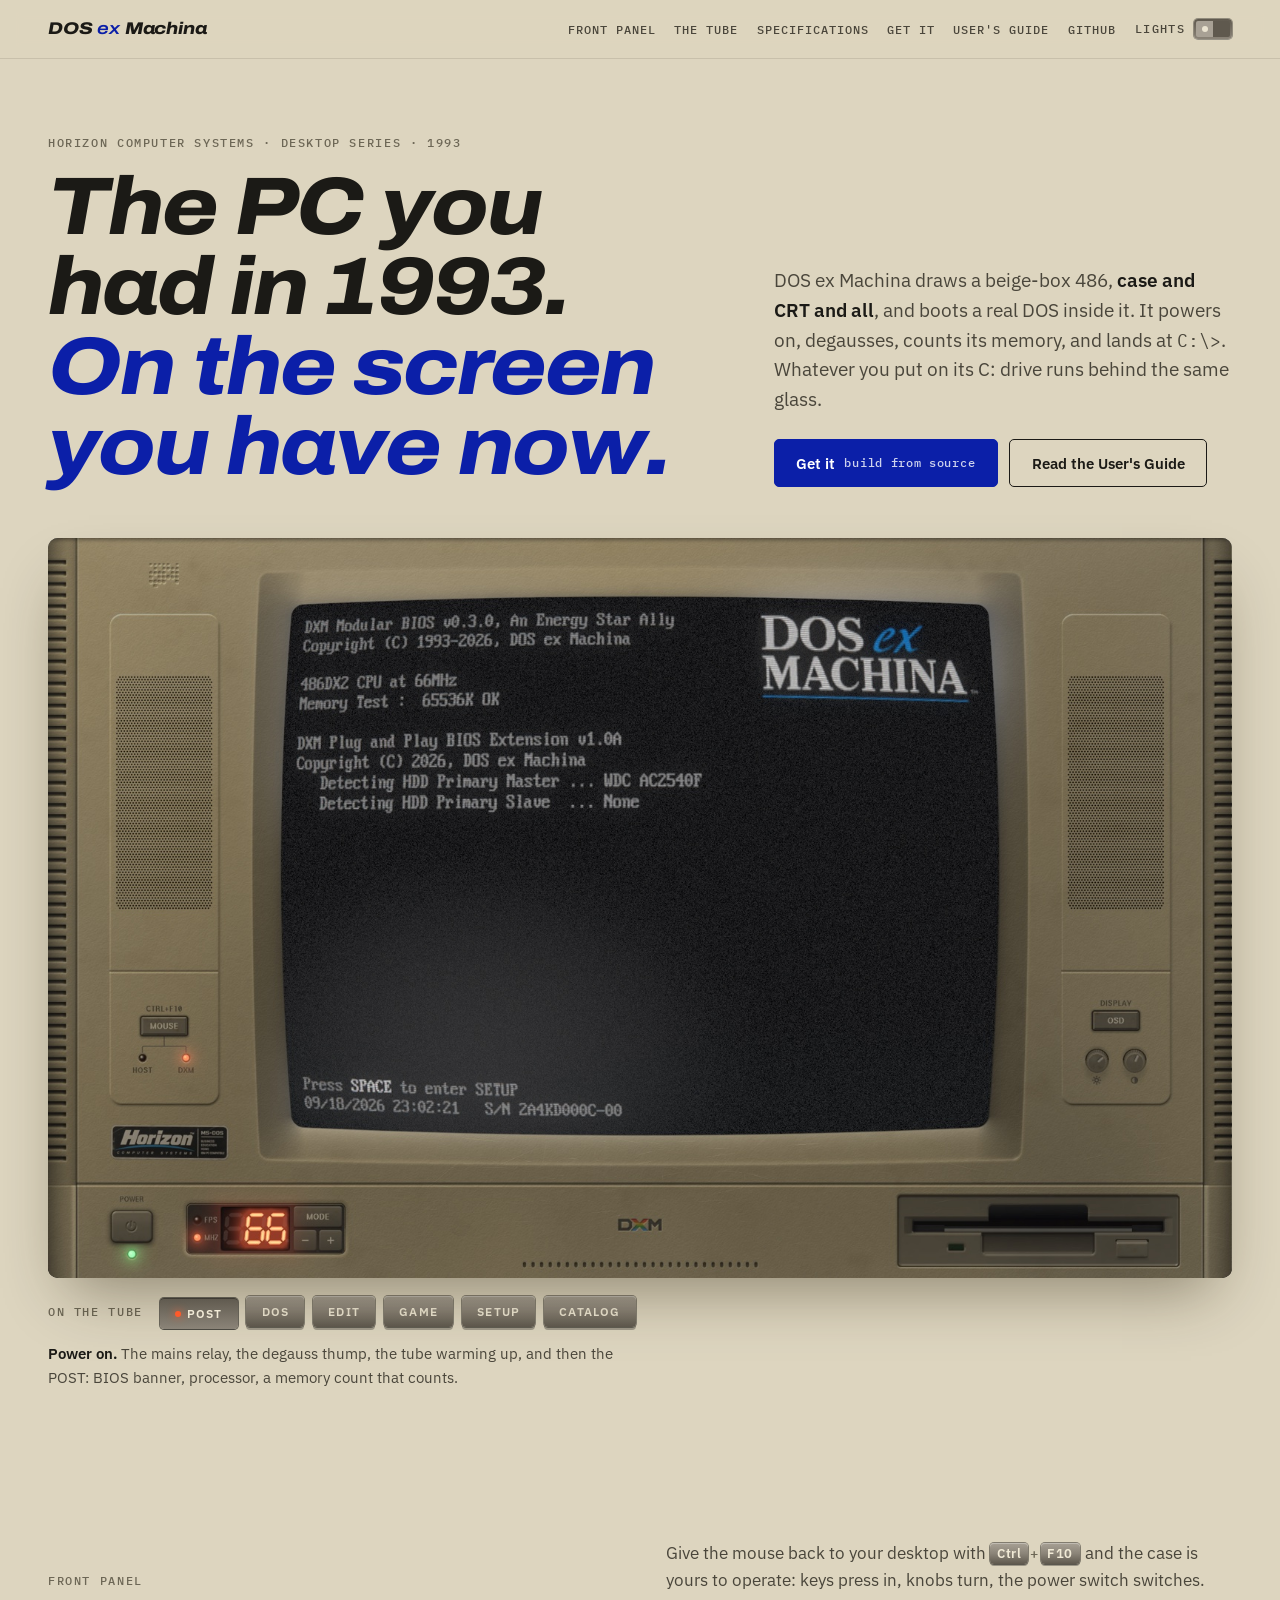
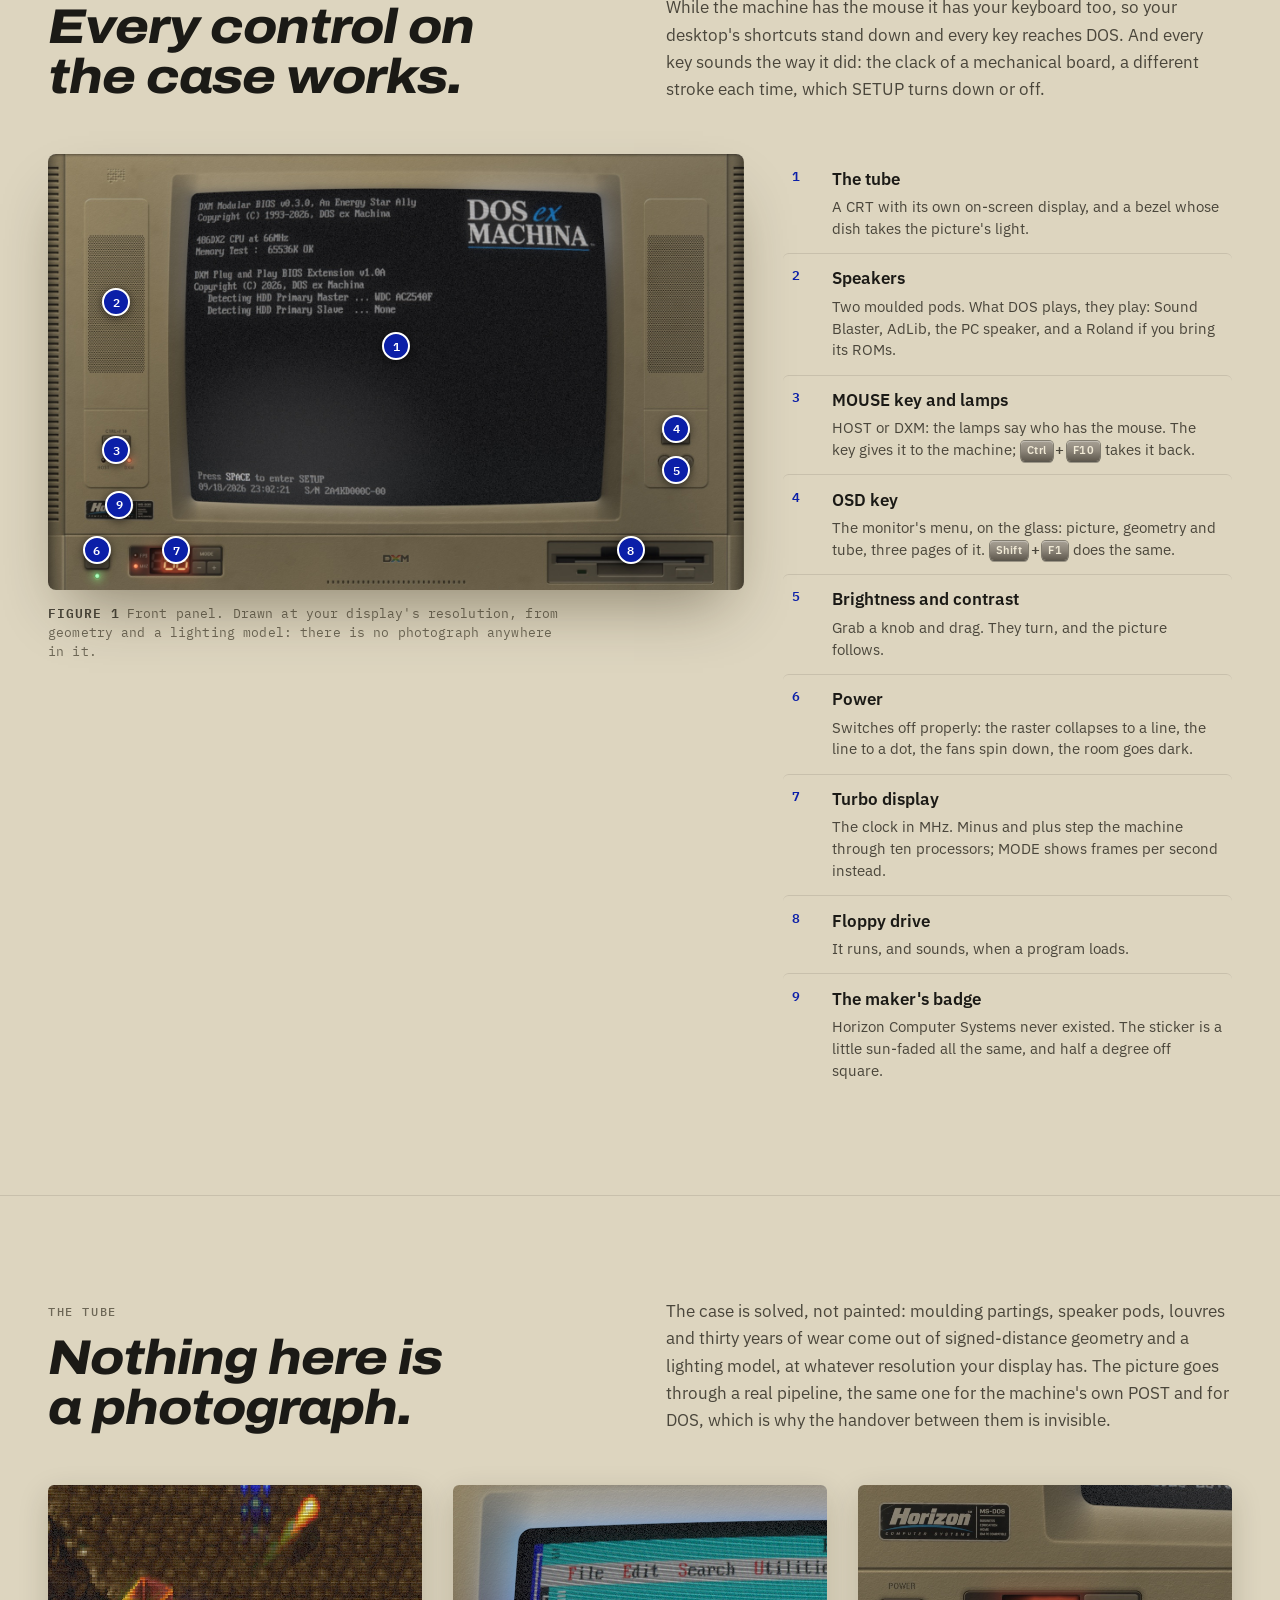
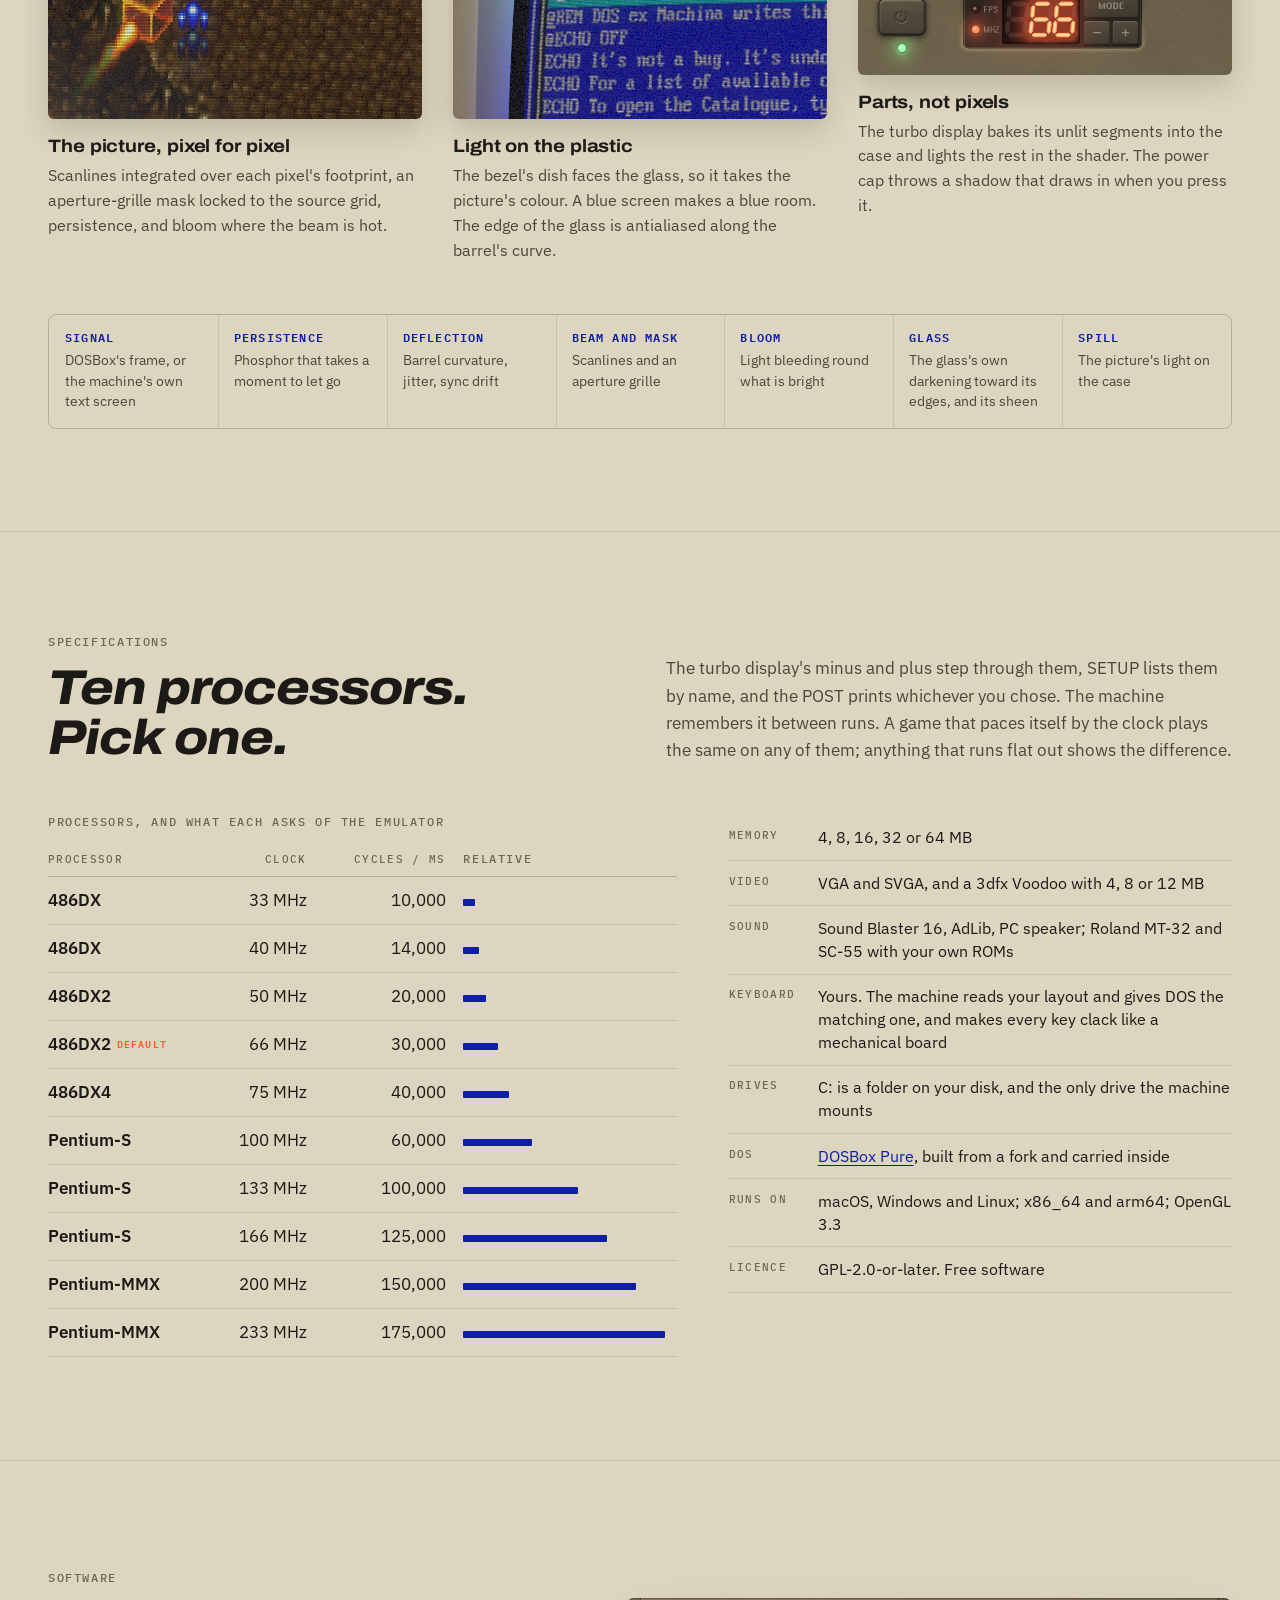
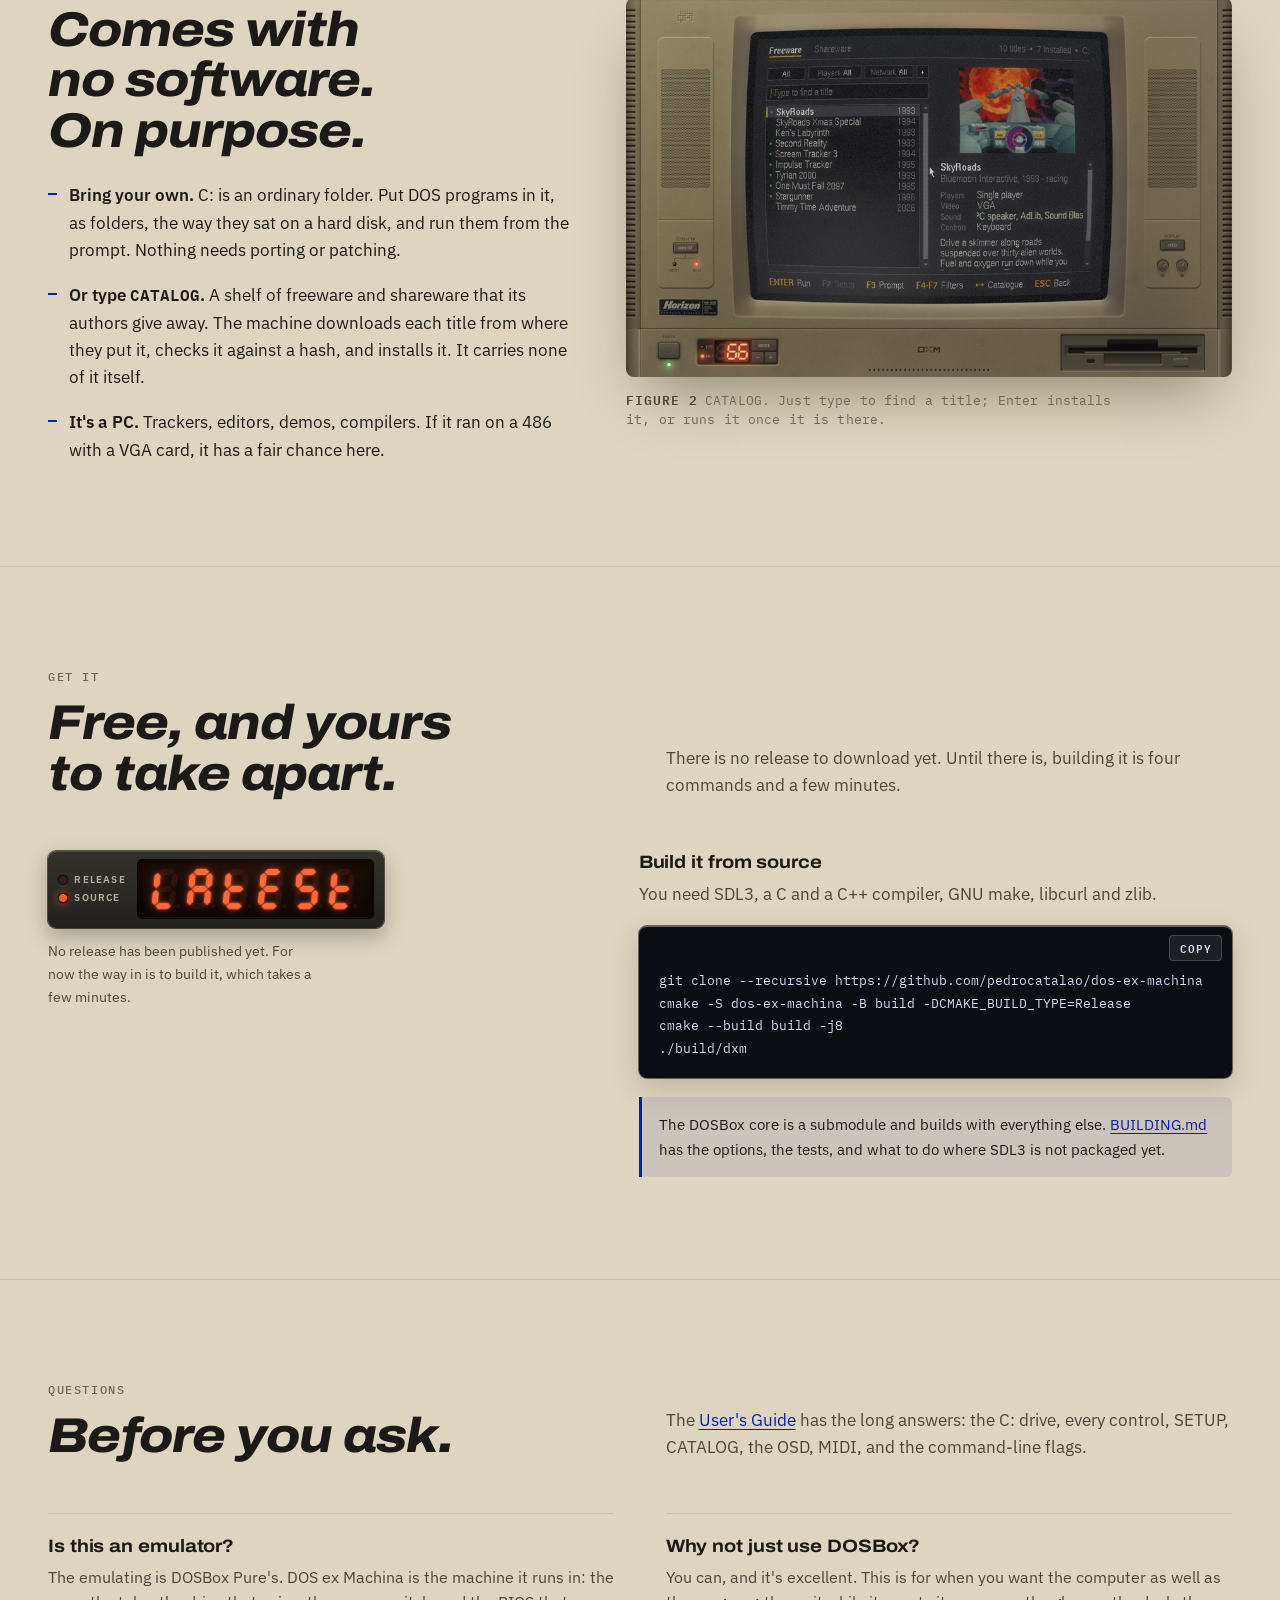
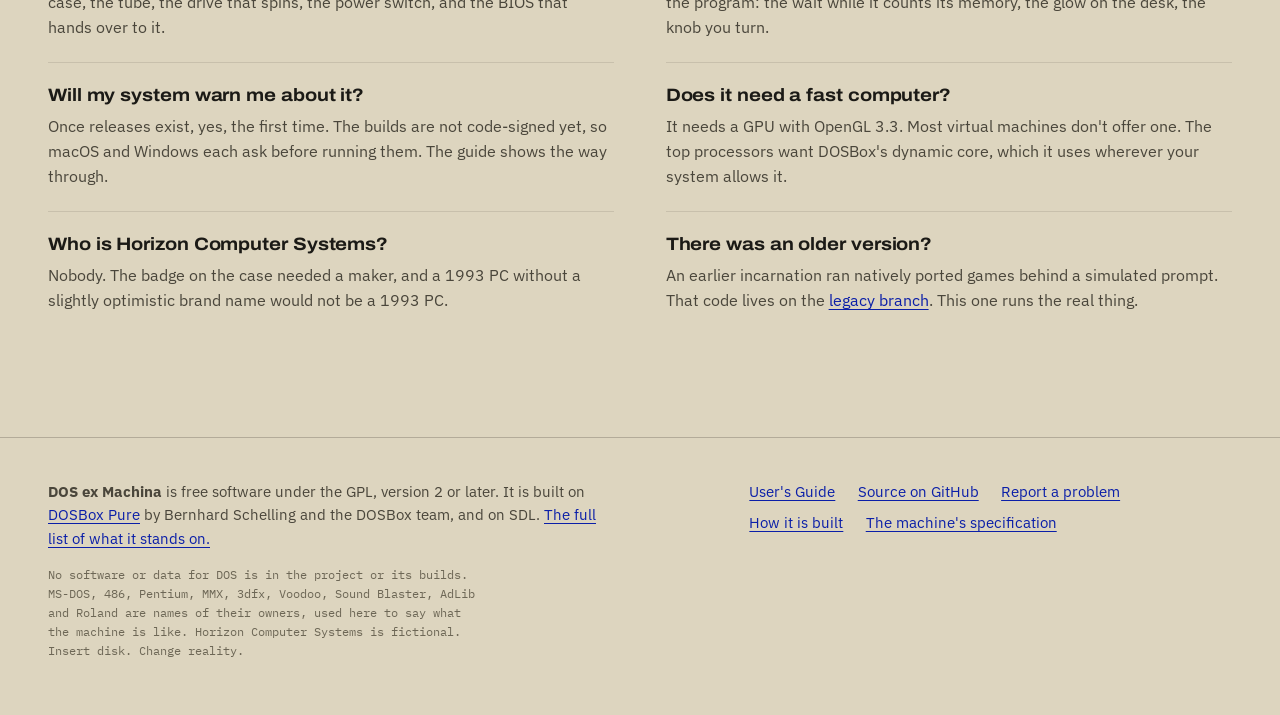
<file: docs/index.html>
<!doctype html>
<html lang="en">
<head>
<meta charset="utf-8">
<meta name="viewport" content="width=device-width, initial-scale=1">
<title>DOS ex Machina — a 1993 PC on your screen that boots a real DOS</title>
<meta name="description" content="DOS ex Machina draws a 1993 beige-box PC, case and CRT and all, and boots a real DOS inside it with DOSBox Pure. Free software for macOS, Windows and Linux.">
<link rel="canonical" href="https://dosexmachina.com/">
<meta name="theme-color" media="(prefers-color-scheme: light)" content="#ddd5bf">
<meta name="theme-color" media="(prefers-color-scheme: dark)" content="#0d0e0d">
<meta property="og:type" content="website">
<meta property="og:site_name" content="DOS ex Machina">
<meta property="og:title" content="DOS ex Machina — a 1993 PC on your screen">
<meta property="og:description" content="A beige-box 486, drawn procedurally with a simulated CRT, that boots a real DOS. Whatever you put on its C: drive runs behind the glass.">
<meta property="og:url" content="https://dosexmachina.com/">
<meta property="og:image" content="https://dosexmachina.com/img/og.jpg">
<meta property="og:image:width" content="1200">
<meta property="og:image:height" content="630">
<meta property="og:image:alt" content="Tyrian 2000 running on the simulated CRT of DOS ex Machina, the beige case lit by the picture">
<meta name="twitter:card" content="summary_large_image">
<link rel="icon" href="icon-32.png" sizes="32x32" type="image/png">
<link rel="apple-touch-icon" href="icon-180.png">
<script>
/* the room's lights, before first paint: a stored choice beats the system */
try { var t = localStorage.getItem("dxm-lights"); if (t === "dark" || t === "light") document.documentElement.setAttribute("data-theme", t); } catch (e) {}
</script>
<link rel="preconnect" href="https://fonts.googleapis.com">
<link rel="preconnect" href="https://fonts.gstatic.com" crossorigin>
<link rel="stylesheet" href="https://fonts.googleapis.com/css2?family=Archivo:ital,wdth,wght@0,100..125,500..800;1,100..125,500..800&family=IBM+Plex+Mono:wght@400;500;600&family=IBM+Plex+Sans:wght@400;500;600&family=IBM+Plex+Serif:ital,wght@0,400;0,600;1,400&display=swap">
<link rel="stylesheet" href="site.css">
<script type="application/ld+json">
{
  "@context": "https://schema.org",
  "@type": "SoftwareApplication",
  "name": "DOS ex Machina",
  "applicationCategory": "GameApplication",
  "operatingSystem": "macOS, Windows, Linux",
  "description": "A 1993 beige-box PC drawn procedurally, with a simulated CRT, that boots a real DOS with DOSBox Pure.",
  "url": "https://dosexmachina.com/",
  "license": "https://www.gnu.org/licenses/old-licenses/gpl-2.0.html",
  "isAccessibleForFree": true,
  "offers": { "@type": "Offer", "price": "0", "priceCurrency": "USD" },
  "codeRepository": "https://github.com/pedrocatalao/dos-ex-machina"
}
</script>
</head>
<body>

<header class="mast">
  <div class="wrap">
    <a class="brand" href="./">DOS <i>ex</i> Machina</a>
    <nav class="nav" aria-label="Sections">
      <a href="#panel">Front panel</a>
      <a href="#tube">The tube</a>
      <a href="#spec">Specifications</a>
      <a href="#get">Get it</a>
      <a href="manual.html">User's Guide</a>
      <a href="https://github.com/pedrocatalao/dos-ex-machina">GitHub</a>
    </nav>
    <button class="lights" type="button" aria-pressed="false" title="Switch the room's lights">
      <span>Lights</span><span class="rocker" aria-hidden="true"></span>
    </button>
  </div>
</header>

<main>

<!-- ====================================================== the cover -->
<div class="cover wrap">
  <div class="cover-head">
    <div>
      <span class="label">Horizon Computer Systems &middot; Desktop series &middot; 1993</span>
      <h1>The PC you had in 1993. <em>On the screen you have now.</em></h1>
    </div>
    <div>
      <p class="lede">DOS ex Machina draws a beige-box 486, <strong>case and CRT and all</strong>, and boots a real DOS inside it. It powers on, degausses, counts its memory, and lands at <code>C:\&gt;</code>. Whatever you put on its C: drive runs behind the same glass.</p>
      <div class="actions">
        <a class="btn primary" id="cta-primary" href="#get">Get it <small>build from source</small></a>
        <a class="btn" href="manual.html">Read the User's Guide</a>
      </div>
    </div>
  </div>

  <div class="machine">
    <div class="frames">
      <img class="on" data-frame="post" src="screenshots/post.jpg" srcset="screenshots/post-960.jpg 960w, screenshots/post.jpg 1600w" sizes="(max-width: 1300px) 100vw, 1240px" width="1600" height="1000" alt="The machine running its POST: the BIOS banner, a 486DX2 at 66 MHz, the memory count, and the turbo display reading 66" fetchpriority="high">
      <img data-frame="prompt" data-src="screenshots/prompt.jpg" data-srcset="screenshots/prompt-960.jpg 960w, screenshots/prompt.jpg 1600w" sizes="(max-width: 1300px) 100vw, 1240px" width="1600" height="1000" alt="The system configuration screen and the DOS prompt under it, with the machine's greeting">
      <img data-frame="edit" data-src="screenshots/edit.jpg" data-srcset="screenshots/edit-960.jpg 960w, screenshots/edit.jpg 1600w" sizes="(max-width: 1300px) 100vw, 1240px" width="1600" height="1000" alt="FreeDOS EDIT in blue text mode, the tube's blue light spilling onto the bezel">
      <img data-frame="game" data-src="screenshots/tyrian.jpg" data-srcset="screenshots/tyrian-960.jpg 960w, screenshots/tyrian.jpg 1600w" sizes="(max-width: 1300px) 100vw, 1240px" width="1600" height="1000" alt="Tyrian 2000 in its attract mode, with INSERT COIN on screen">
      <img data-frame="setup" data-src="screenshots/setup.jpg" data-srcset="screenshots/setup-960.jpg 960w, screenshots/setup.jpg 1600w" sizes="(max-width: 1300px) 100vw, 1240px" width="1600" height="1000" alt="SETUP, the machine's configuration screen, on its MACHINE section: processor, memory and processor core">
      <img data-frame="catalog" data-src="screenshots/catalog.jpg" data-srcset="screenshots/catalog-960.jpg 960w, screenshots/catalog.jpg 1600w" sizes="(max-width: 1300px) 100vw, 1240px" width="1600" height="1000" alt="CATALOG, the machine's shop, with a list of freeware titles and SkyRoads selected">
    </div>
    <div class="channels" role="group" aria-label="What is on the tube">
      <span class="label">On the tube</span>
      <button class="cap" type="button" aria-pressed="true" data-frame="post" data-caption="<b>Power on.</b> The mains relay, the degauss thump, the tube warming up, and then the POST: BIOS banner, processor, a memory count that counts.">POST</button>
      <button class="cap" type="button" aria-pressed="false" data-frame="prompt" data-caption="<b>The handover.</b> The second BIOS screen is drawn by DOSBox itself, and DOS comes up under it in the same VGA font. You cannot see the join.">DOS</button>
      <button class="cap" type="button" aria-pressed="false" data-frame="edit" data-caption="<b>Text mode, 80 by 25.</b> FreeDOS EDIT ships inside the machine. The blue on the bezel is not painted: it is the picture's own light, spilling onto the plastic.">EDIT</button>
      <button class="cap" type="button" aria-pressed="false" data-frame="game" data-caption="<b>A game.</b> Tyrian 2000, which its authors made freeware, running its attract mode on a 486DX2 at 66. Unmodified, as it shipped.">GAME</button>
      <button class="cap" type="button" aria-pressed="false" data-frame="setup" data-caption="<b>SETUP.</b> Press SPACE during the POST, as the screen says. Which processor the machine is, how much memory it has, the keyboard, the MIDI device, the 3dfx card.">SETUP</button>
      <button class="cap" type="button" aria-pressed="false" data-frame="catalog" data-caption="<b>CATALOG.</b> Type it at the prompt. Freeware and shareware, downloaded from where its authors put it, checked against a hash, and installed where you say.">CATALOG</button>
    </div>
    <p class="caption" aria-live="polite"></p>
  </div>
</div>

<!-- =================================================== Figure 1 -->
<section id="panel">
  <div class="wrap">
    <div class="sec-head">
      <div>
        <span class="label">Front panel</span>
        <h2>Every control on the case works.</h2>
      </div>
      <p class="muted">Give the mouse back to your desktop with <kbd>Ctrl</kbd><span class="plus">+</span><kbd>F10</kbd> and the case is yours to operate: keys press in, knobs turn, the power switch switches. While the machine has the mouse it has your keyboard too, so your desktop's shortcuts stand down and every key reaches DOS. And every key sounds the way it did: the clack of a mechanical board, a different stroke each time, which SETUP turns down or off.</p>
    </div>

    <div class="panel-fig">
      <div>
        <div class="plan">
          <img src="screenshots/post.jpg" srcset="screenshots/post-960.jpg 960w, screenshots/post.jpg 1600w" sizes="(max-width: 960px) 100vw, 760px" width="1600" height="1000" loading="lazy" alt="The front of the machine, with nine numbered markers on its parts">
          <button class="pin" type="button" data-pin="1" style="left:50%;top:44%" aria-label="1: the tube">1</button>
          <button class="pin" type="button" data-pin="2" style="left:9.8%;top:34%" aria-label="2: the speakers">2</button>
          <button class="pin" type="button" data-pin="3" style="left:9.8%;top:68%" aria-label="3: the MOUSE key and its lamps">3</button>
          <button class="pin" type="button" data-pin="4" style="left:90.2%;top:63%" aria-label="4: the OSD key">4</button>
          <button class="pin" type="button" data-pin="5" style="left:90.2%;top:72.5%" aria-label="5: brightness and contrast">5</button>
          <button class="pin" type="button" data-pin="6" style="left:7%;top:91%" aria-label="6: power">6</button>
          <button class="pin" type="button" data-pin="7" style="left:18.4%;top:91%" aria-label="7: the turbo display">7</button>
          <button class="pin" type="button" data-pin="8" style="left:83.7%;top:91%" aria-label="8: the floppy drive">8</button>
          <button class="pin" type="button" data-pin="9" style="left:10.2%;top:80.5%" aria-label="9: the maker's badge">9</button>
        </div>
        <p class="figcap"><b>Figure 1</b>Front panel. Drawn at your display's resolution, from geometry and a lighting model: there is no photograph anywhere in it.</p>
      </div>
      <ol class="legend">
        <li data-pin="1" tabindex="0"><b>The tube</b><span>A CRT with its own on-screen display, and a bezel whose dish takes the picture's light.</span></li>
        <li data-pin="2" tabindex="0"><b>Speakers</b><span>Two moulded pods. What DOS plays, they play: Sound Blaster, AdLib, the PC speaker, and a Roland if you bring its ROMs.</span></li>
        <li data-pin="3" tabindex="0"><b>MOUSE key and lamps</b><span>HOST or DXM: the lamps say who has the mouse. The key gives it to the machine; <kbd>Ctrl</kbd><span class="plus">+</span><kbd>F10</kbd> takes it back.</span></li>
        <li data-pin="4" tabindex="0"><b>OSD key</b><span>The monitor's menu, on the glass: picture, geometry and tube, three pages of it. <kbd>Shift</kbd><span class="plus">+</span><kbd>F1</kbd> does the same.</span></li>
        <li data-pin="5" tabindex="0"><b>Brightness and contrast</b><span>Grab a knob and drag. They turn, and the picture follows.</span></li>
        <li data-pin="6" tabindex="0"><b>Power</b><span>Switches off properly: the raster collapses to a line, the line to a dot, the fans spin down, the room goes dark.</span></li>
        <li data-pin="7" tabindex="0"><b>Turbo display</b><span>The clock in MHz. Minus and plus step the machine through ten processors; MODE shows frames per second instead.</span></li>
        <li data-pin="8" tabindex="0"><b>Floppy drive</b><span>It runs, and sounds, when a program loads.</span></li>
        <li data-pin="9" tabindex="0"><b>The maker's badge</b><span>Horizon Computer Systems never existed. The sticker is a little sun-faded all the same, and half a degree off square.</span></li>
      </ol>
    </div>
  </div>
</section>

<!-- ==================================================== the tube -->
<section id="tube">
  <div class="wrap">
    <div class="sec-head">
      <div>
        <span class="label">The tube</span>
        <h2>Nothing here is a photograph.</h2>
      </div>
      <p class="muted">The case is solved, not painted: moulding partings, speaker pods, louvres and thirty years of wear come out of signed-distance geometry and a lighting model, at whatever resolution your display has. The picture goes through a real pipeline, the same one for the machine's own POST and for DOS, which is why the handover between them is invisible.</p>
    </div>

    <div class="plates">
      <figure>
        <img src="img/detail-phosphor.jpg" width="720" height="450" loading="lazy" alt="A close crop of the picture, showing scanlines, the aperture-grille mask and bloom around bright shots">
        <h3>The picture, pixel for pixel</h3>
        <p>Scanlines integrated over each pixel's footprint, an aperture-grille mask locked to the source grid, persistence, and bloom where the beam is hot.</p>
      </figure>
      <figure>
        <img src="img/detail-spill.jpg" width="720" height="450" loading="lazy" alt="The top-left corner of the tube showing a blue text screen, with blue light on the bezel around it">
        <h3>Light on the plastic</h3>
        <p>The bezel's dish faces the glass, so it takes the picture's colour. A blue screen makes a blue room. The edge of the glass is antialiased along the barrel's curve.</p>
      </figure>
      <figure>
        <img src="img/detail-panel.jpg" width="720" height="364" loading="lazy" alt="The maker's badge, the power button with its green lamp, and the seven-segment turbo display reading 66">
        <h3>Parts, not pixels</h3>
        <p>The turbo display bakes its unlit segments into the case and lights the rest in the shader. The power cap throws a shadow that draws in when you press it.</p>
      </figure>
    </div>

    <ol class="path" aria-label="The signal path, in order">
      <li><b>Signal</b><span>DOSBox's frame, or the machine's own text screen</span></li>
      <li><b>Persistence</b><span>Phosphor that takes a moment to let go</span></li>
      <li><b>Deflection</b><span>Barrel curvature, jitter, sync drift</span></li>
      <li><b>Beam and mask</b><span>Scanlines and an aperture grille</span></li>
      <li><b>Bloom</b><span>Light bleeding round what is bright</span></li>
      <li><b>Glass</b><span>The glass's own darkening toward its edges, and its sheen</span></li>
      <li><b>Spill</b><span>The picture's light on the case</span></li>
    </ol>
  </div>
</section>

<!-- ================================================ specifications -->
<section id="spec">
  <div class="wrap">
    <div class="sec-head">
      <div>
        <span class="label">Specifications</span>
        <h2>Ten processors. Pick one.</h2>
      </div>
      <p class="muted">The turbo display's minus and plus step through them, SETUP lists them by name, and the POST prints whichever you chose. The machine remembers it between runs. A game that paces itself by the clock plays the same on any of them; anything that runs flat out shows the difference.</p>
    </div>

    <div class="spec">
      <div class="tablewrap">
        <table class="chips">
          <caption class="label">Processors, and what each asks of the emulator</caption>
          <thead><tr><th>Processor</th><th class="num">Clock</th><th class="num">Cycles / ms</th><th style="width:34%"><span class="label" style="color:inherit">Relative</span></th></tr></thead>
          <tbody>
            <tr><td>486DX</td><td class="num">33 MHz</td><td class="num">10,000</td><td><span class="bar" style="width:5.7%"></span></td></tr>
            <tr><td>486DX</td><td class="num">40 MHz</td><td class="num">14,000</td><td><span class="bar" style="width:8%"></span></td></tr>
            <tr><td>486DX2</td><td class="num">50 MHz</td><td class="num">20,000</td><td><span class="bar" style="width:11.4%"></span></td></tr>
            <tr class="default"><td>486DX2</td><td class="num">66 MHz</td><td class="num">30,000</td><td><span class="bar" style="width:17.1%"></span></td></tr>
            <tr><td>486DX4</td><td class="num">75 MHz</td><td class="num">40,000</td><td><span class="bar" style="width:22.9%"></span></td></tr>
            <tr><td>Pentium-S</td><td class="num">100 MHz</td><td class="num">60,000</td><td><span class="bar" style="width:34.3%"></span></td></tr>
            <tr><td>Pentium-S</td><td class="num">133 MHz</td><td class="num">100,000</td><td><span class="bar" style="width:57.1%"></span></td></tr>
            <tr><td>Pentium-S</td><td class="num">166 MHz</td><td class="num">125,000</td><td><span class="bar" style="width:71.4%"></span></td></tr>
            <tr><td>Pentium-MMX</td><td class="num">200 MHz</td><td class="num">150,000</td><td><span class="bar" style="width:85.7%"></span></td></tr>
            <tr><td>Pentium-MMX</td><td class="num">233 MHz</td><td class="num">175,000</td><td><span class="bar" style="width:100%"></span></td></tr>
          </tbody>
        </table>
      </div>

      <dl class="sheet">
        <dt>Memory</dt><dd>4, 8, 16, 32 or 64 MB</dd>
        <dt>Video</dt><dd>VGA and SVGA, and a 3dfx Voodoo with 4, 8 or 12 MB</dd>
        <dt>Sound</dt><dd>Sound Blaster 16, AdLib, PC speaker; Roland MT-32 and SC-55 with your own ROMs</dd>
        <dt>Keyboard</dt><dd>Yours. The machine reads your layout and gives DOS the matching one, and makes every key clack like a mechanical board</dd>
        <dt>Drives</dt><dd>C: is a folder on your disk, and the only drive the machine mounts</dd>
        <dt>DOS</dt><dd><a href="https://github.com/schellingb/dosbox-pure">DOSBox Pure</a>, built from a fork and carried inside</dd>
        <dt>Runs on</dt><dd>macOS, Windows and Linux; x86_64 and arm64; OpenGL 3.3</dd>
        <dt>Licence</dt><dd>GPL-2.0-or-later. Free software</dd>
      </dl>
    </div>
  </div>
</section>

<!-- ===================================================== software -->
<section id="software">
  <div class="wrap two">
    <div>
      <span class="label">Software</span>
      <h2 style="margin-top:.9rem">Comes with no software. On purpose.</h2>
      <ul class="points">
        <li><b>Bring your own.</b> C: is an ordinary folder. Put DOS programs in it, as folders, the way they sat on a hard disk, and run them from the prompt. Nothing needs porting or patching.</li>
        <li><b>Or type <code>CATALOG</code>.</b> A shelf of freeware and shareware that its authors give away. The machine downloads each title from where they put it, checks it against a hash, and installs it. It carries none of it itself.</li>
        <li><b>It's a PC.</b> Trackers, editors, demos, compilers. If it ran on a 486 with a VGA card, it has a fair chance here.</li>
      </ul>
    </div>
    <div>
      <img src="screenshots/catalog.jpg" srcset="screenshots/catalog-960.jpg 960w, screenshots/catalog.jpg 1600w" sizes="(max-width: 960px) 100vw, 640px" width="1600" height="1000" loading="lazy" alt="CATALOG on the machine's screen: a searchable list of freeware titles, with artwork and details for the selected one">
      <p class="figcap"><b>Figure 2</b>CATALOG. Just type to find a title; Enter installs it, or runs it once it is there.</p>
    </div>
  </div>
</section>

<!-- ======================================================== get it -->
<section id="get">
  <div class="wrap">
    <div class="sec-head">
      <div>
        <span class="label">Get it</span>
        <h2>Free, and yours to take apart.</h2>
      </div>
      <p class="muted" id="dl-state">There is no release to download yet. Until there is, building it is four commands and a few minutes.</p>
    </div>

    <div class="get">
      <div>
        <div class="plate" aria-live="polite">
          <div class="lamps" id="ver-lamps">
            <span data-lamp="rel"><i></i>RELEASE</span>
            <span data-lamp="src" class="lit"><i></i>SOURCE</span>
          </div>
          <div class="seg" id="ver-seg"><noscript>latest</noscript></div>
        </div>
        <span class="plate-note" id="ver-note">This display asks GitHub for the newest release. Right now there isn't one.</span>
        <div id="dl-panel"></div>
      </div>

      <div id="build">
        <h3>Build it from source</h3>
        <p class="muted" style="margin:.5rem 0 1.1rem">You need SDL3, a C and a C++ compiler, GNU make, libcurl and zlib.</p>
        <div class="codebox">
          <button class="copy" type="button">Copy</button>
<pre><code><span class="ln">git clone --recursive https://github.com/pedrocatalao/dos-ex-machina</span>
<span class="ln">cmake -S dos-ex-machina -B build -DCMAKE_BUILD_TYPE=Release</span>
<span class="ln">cmake --build build -j8</span>
<span class="ln">./build/dxm</span></code></pre>
        </div>
        <div class="note"><p>The DOSBox core is a submodule and builds with everything else. <a href="https://github.com/pedrocatalao/dos-ex-machina/blob/main/BUILDING.md">BUILDING.md</a> has the options, the tests, and what to do where SDL3 is not packaged yet.</p></div>
      </div>
    </div>
  </div>
</section>

<!-- ===================================================== questions -->
<section id="questions">
  <div class="wrap">
    <div class="sec-head">
      <div>
        <span class="label">Questions</span>
        <h2>Before you ask.</h2>
      </div>
      <p class="muted">The <a href="manual.html">User's Guide</a> has the long answers: the C: drive, every control, SETUP, CATALOG, the OSD, MIDI, and the command-line flags.</p>
    </div>
    <div class="qa">
      <div><h3>Is this an emulator?</h3><p>The emulating is DOSBox Pure's. DOS ex Machina is the machine it runs in: the case, the tube, the drive that spins, the power switch, and the BIOS that hands over to it.</p></div>
      <div><h3>Why not just use DOSBox?</h3><p>You can, and it's excellent. This is for when you want the computer as well as the program: the wait while it counts its memory, the glow on the desk, the knob you turn.</p></div>
      <div><h3>Will my system warn me about it?</h3><p>Once releases exist, yes, the first time. The builds are not code-signed yet, so macOS and Windows each ask before running them. The guide shows the way through.</p></div>
      <div><h3>Does it need a fast computer?</h3><p>It needs a GPU with OpenGL 3.3. Most virtual machines don't offer one. The top processors want DOSBox's dynamic core, which it uses wherever your system allows it.</p></div>
      <div><h3>Who is Horizon Computer Systems?</h3><p>Nobody. The badge on the case needed a maker, and a 1993 PC without a slightly optimistic brand name would not be a 1993 PC.</p></div>
      <div><h3>There was an older version?</h3><p>An earlier incarnation ran natively ported games behind a simulated prompt. That code lives on the <a href="https://github.com/pedrocatalao/dos-ex-machina/tree/legacy">legacy branch</a>. This one runs the real thing.</p></div>
    </div>
  </div>
</section>

</main>

<footer>
  <div class="wrap">
    <div>
      <p><strong>DOS ex Machina</strong> is free software under the GPL, version 2 or later. It is built on <a href="https://github.com/schellingb/dosbox-pure">DOSBox Pure</a> by Bernhard Schelling and the DOSBox team, and on SDL. <a href="https://github.com/pedrocatalao/dos-ex-machina/blob/main/THIRD-PARTY.md">The full list of what it stands on.</a></p>
      <p class="fine">No software or data for DOS is in the project or its builds. MS-DOS, 486, Pentium, MMX, 3dfx, Voodoo, Sound Blaster, AdLib and Roland are names of their owners, used here to say what the machine is like. Horizon Computer Systems is fictional. Insert disk. Change reality.</p>
    </div>
    <nav aria-label="Elsewhere">
      <a href="manual.html">User's Guide</a>
      <a href="https://github.com/pedrocatalao/dos-ex-machina">Source on GitHub</a>
      <a href="https://github.com/pedrocatalao/dos-ex-machina/issues">Report a problem</a>
      <a href="https://github.com/pedrocatalao/dos-ex-machina/blob/main/ARCHITECTURE.md">How it is built</a>
      <a href="https://github.com/pedrocatalao/dos-ex-machina/blob/main/SPEC.md">The machine's specification</a>
    </nav>
  </div>
</footer>

<script src="site.js" defer></script>
</body>
</html>
</file>
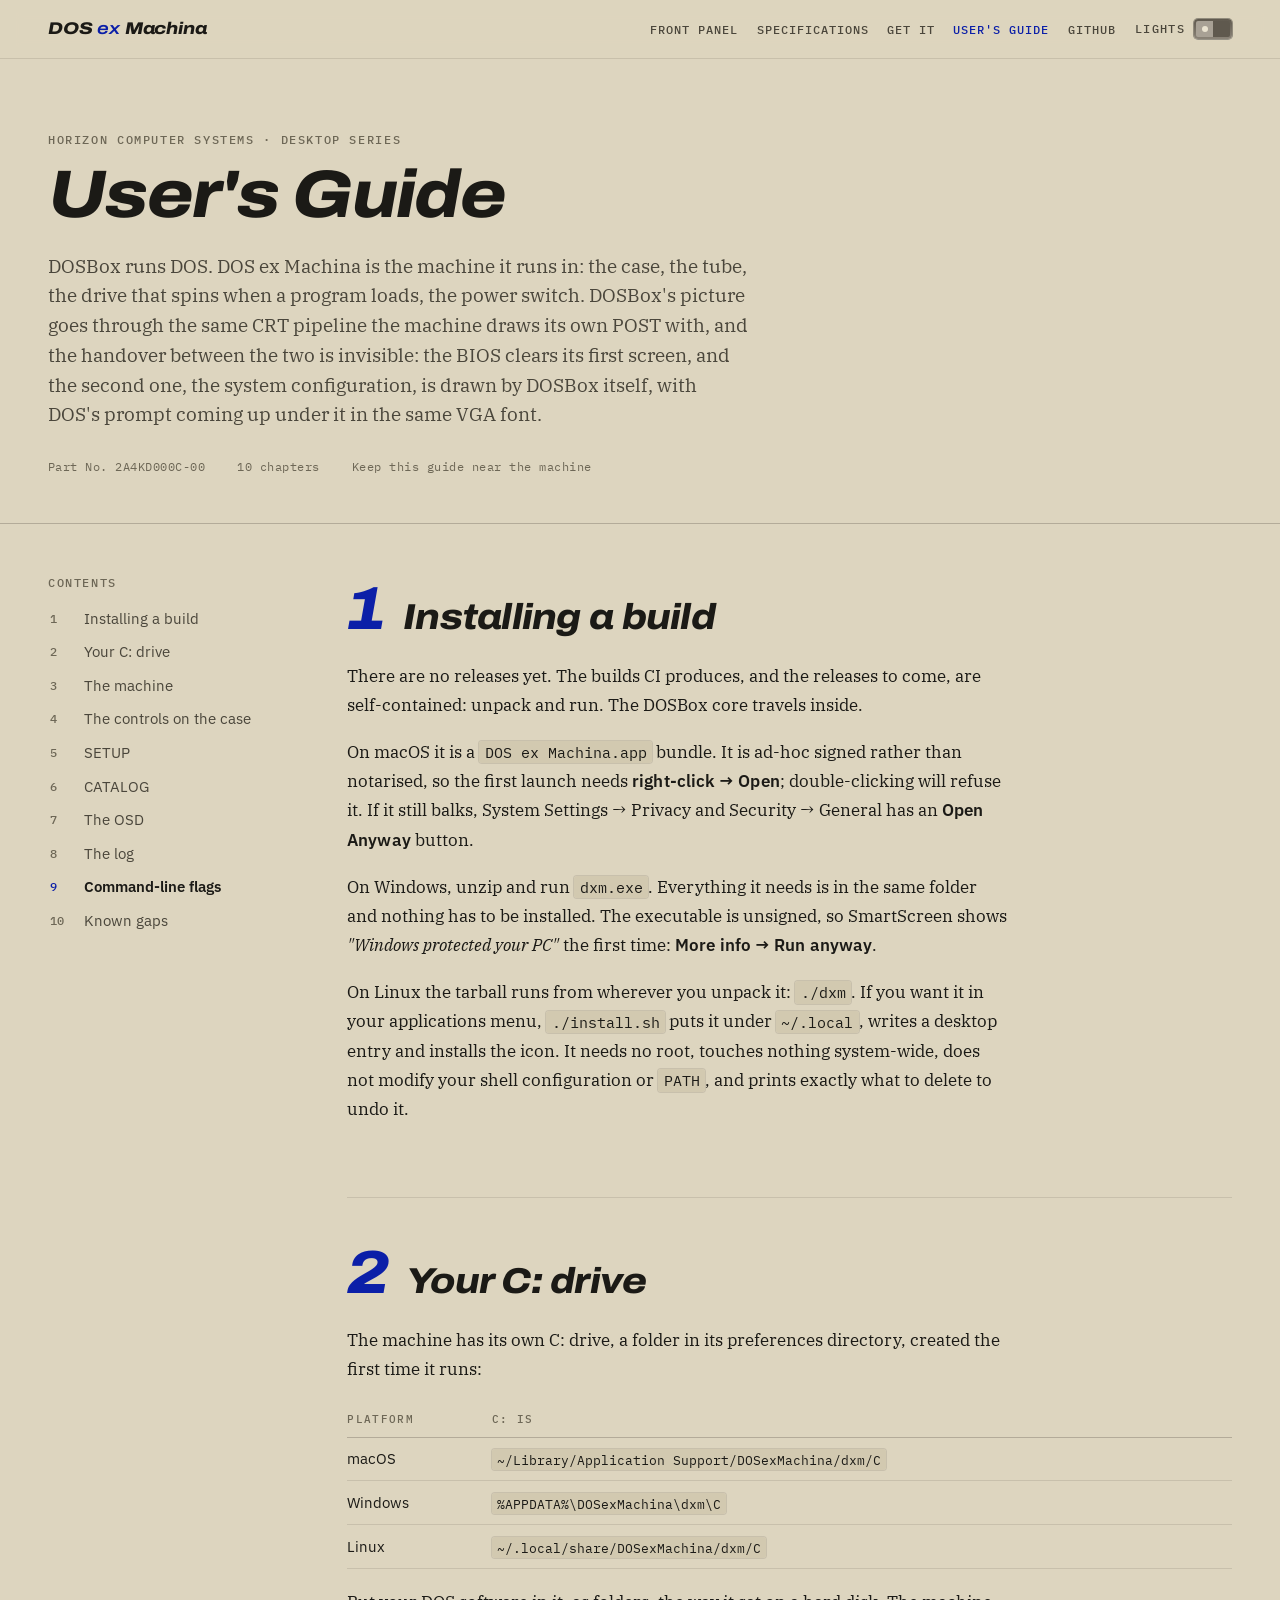
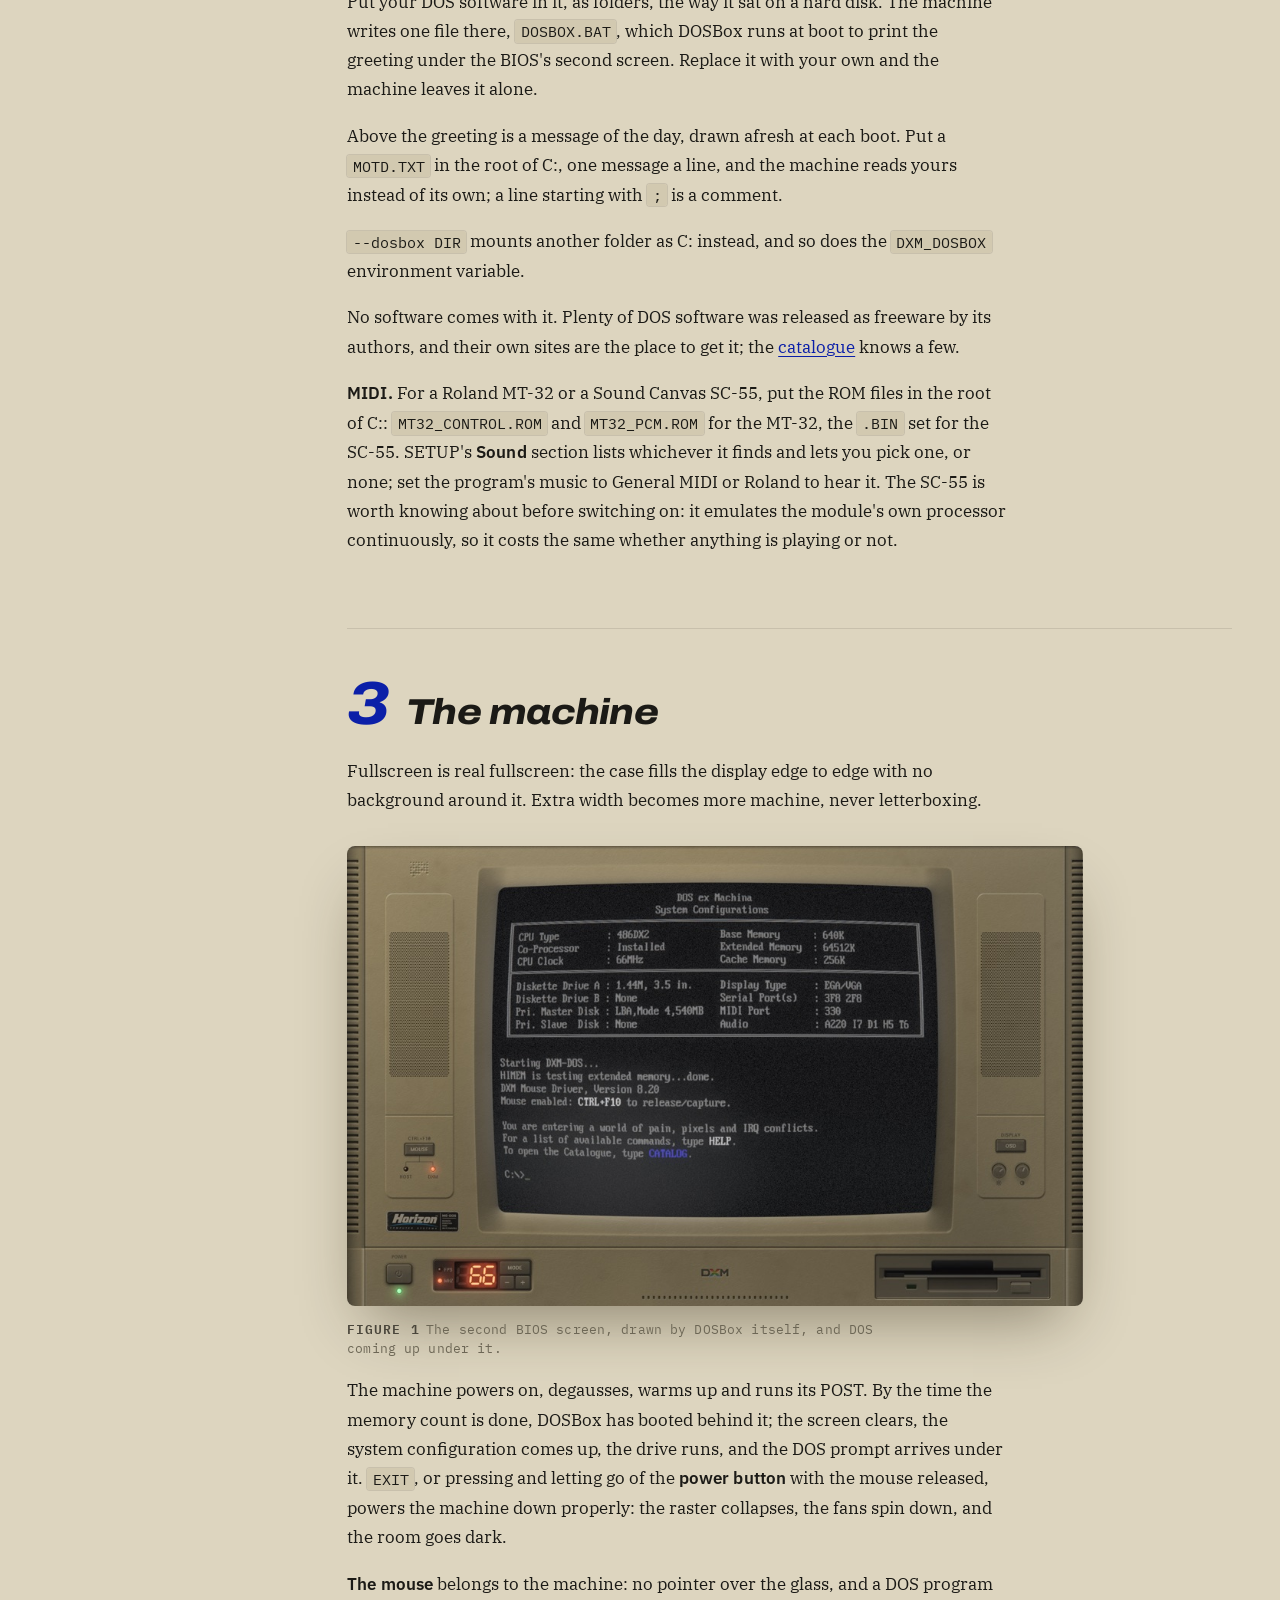
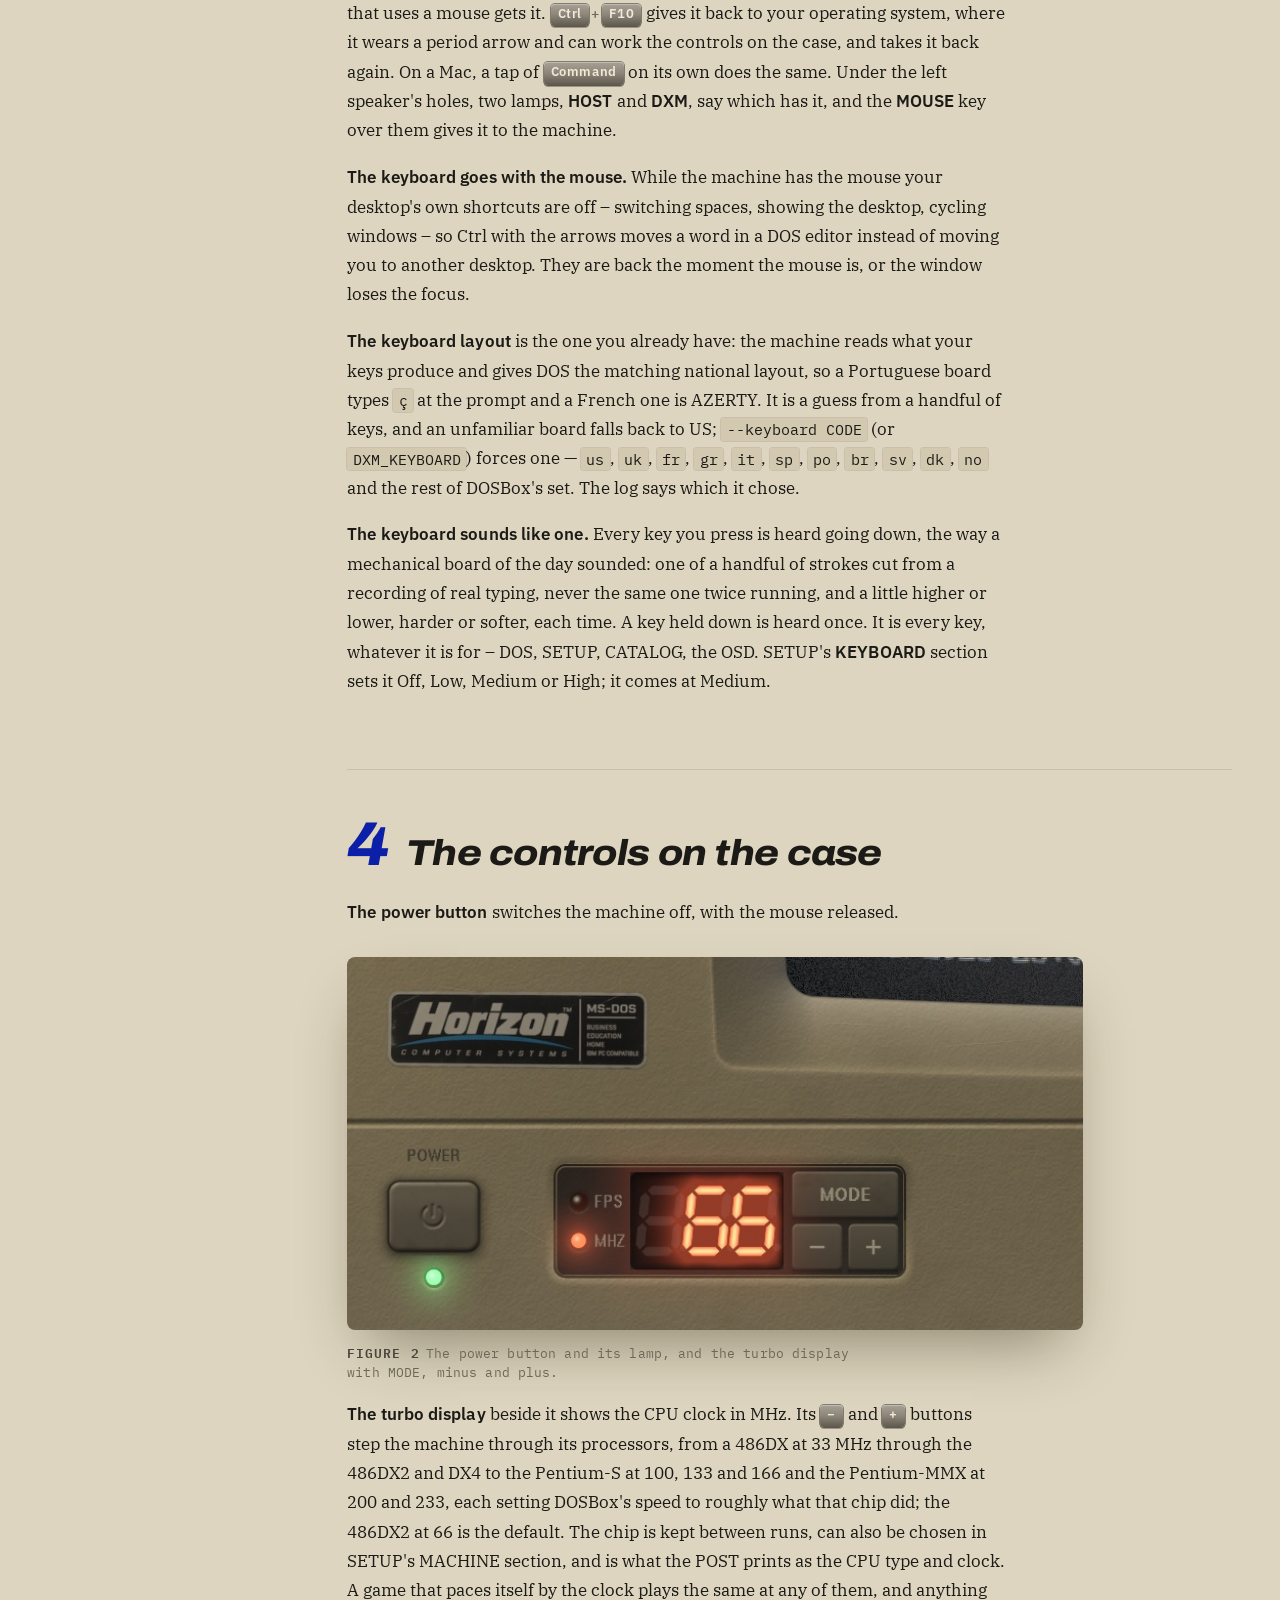
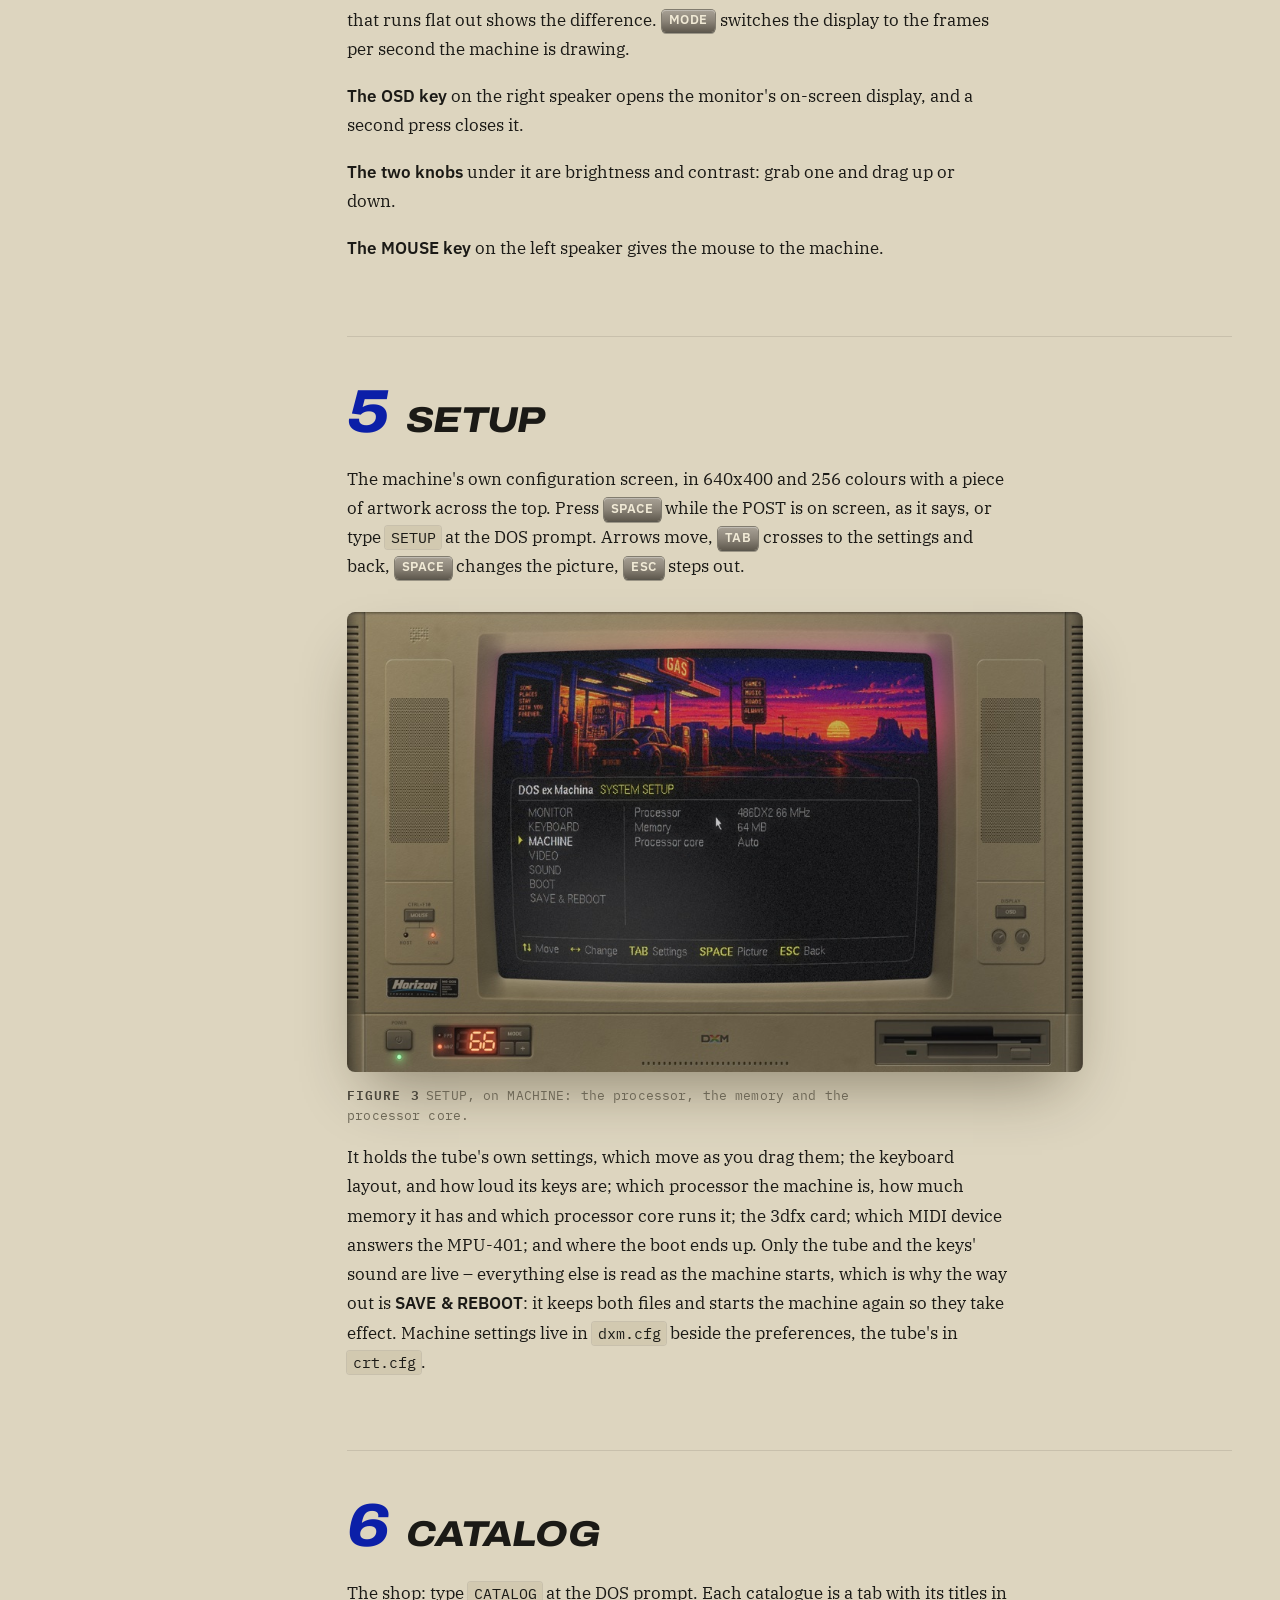
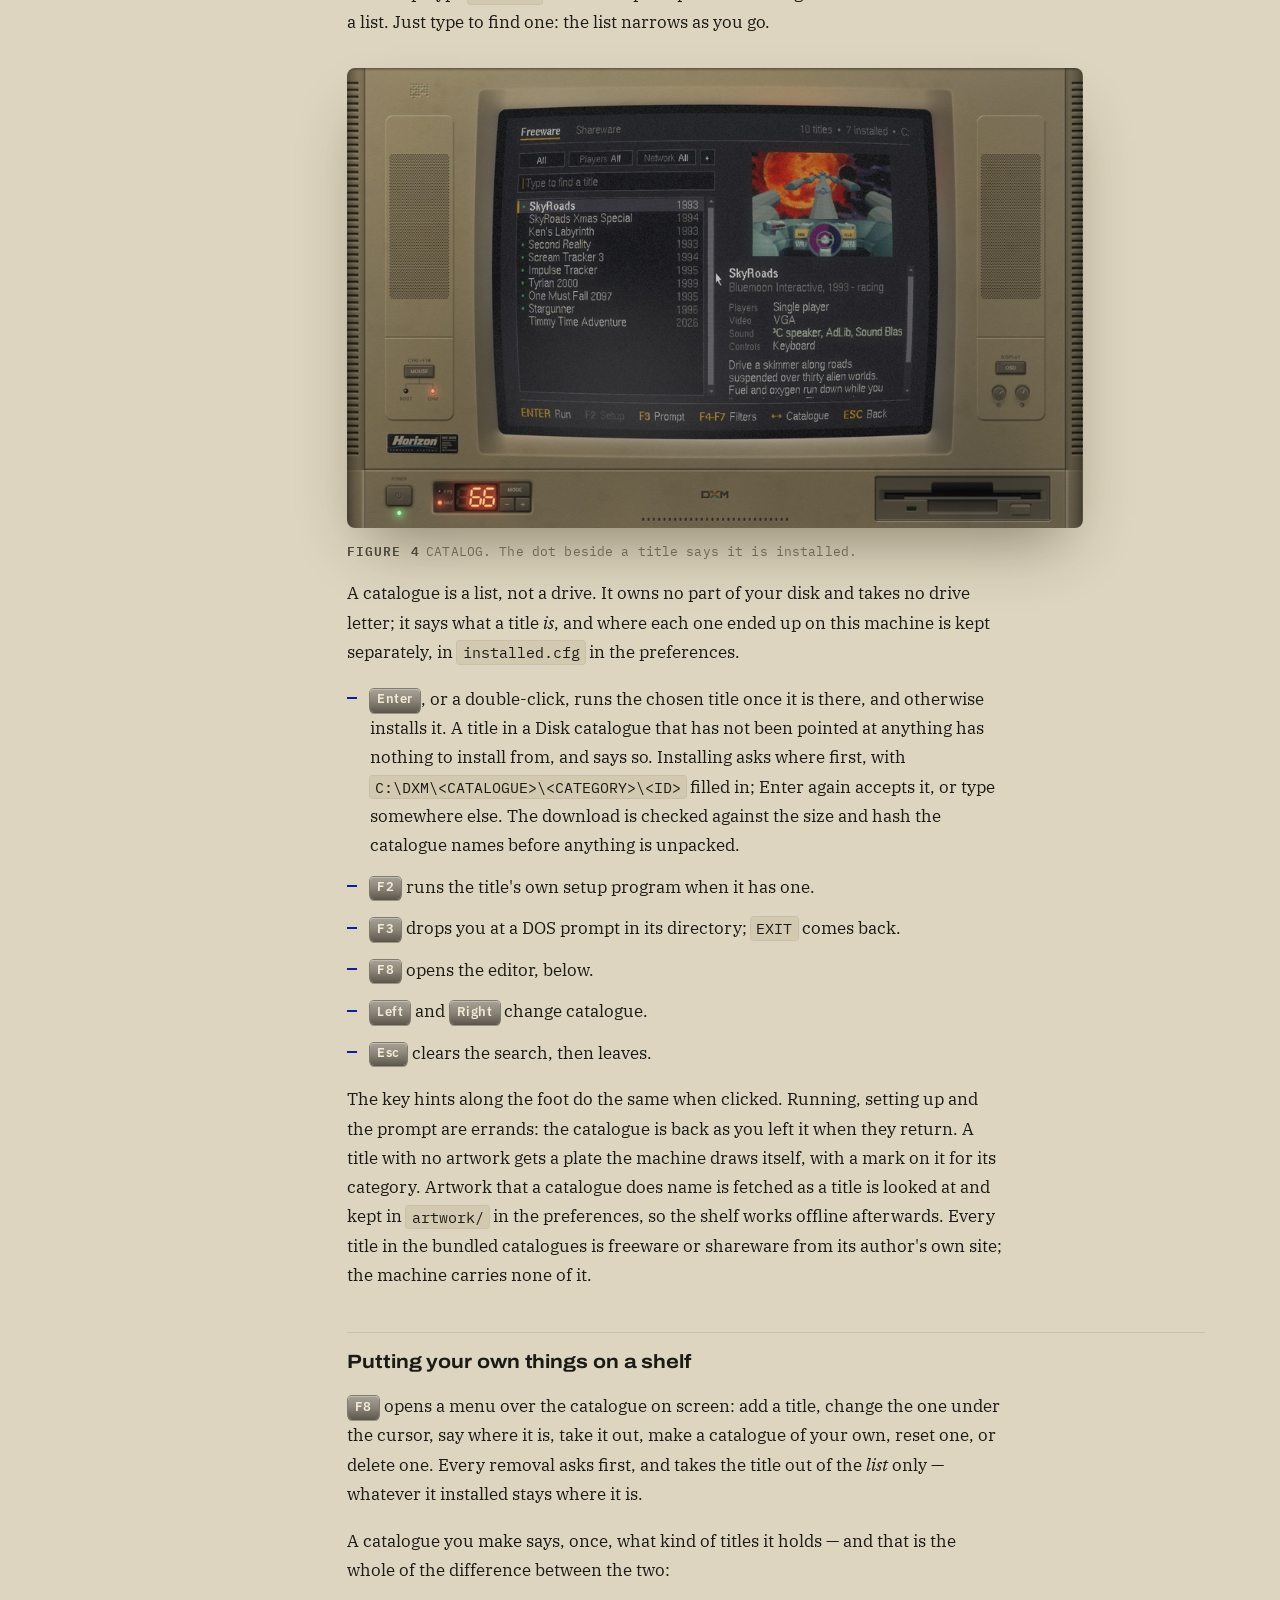
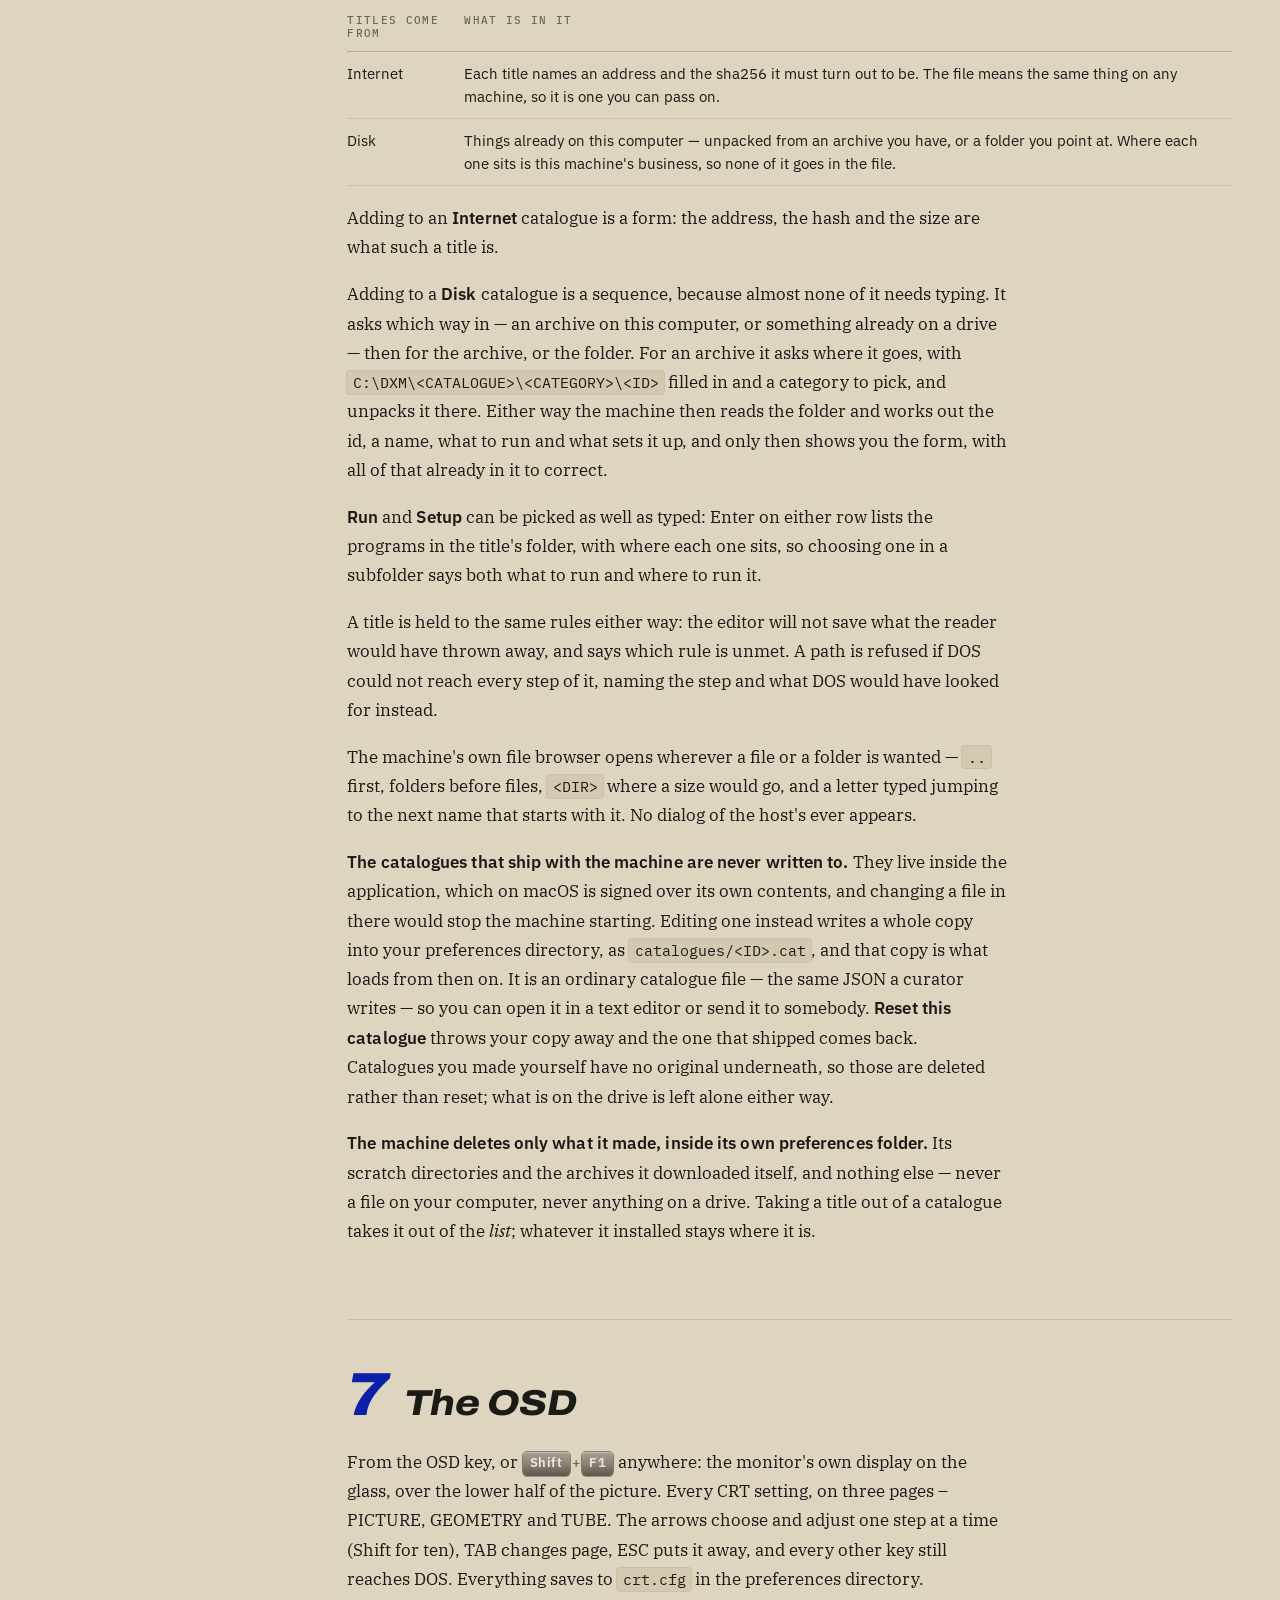
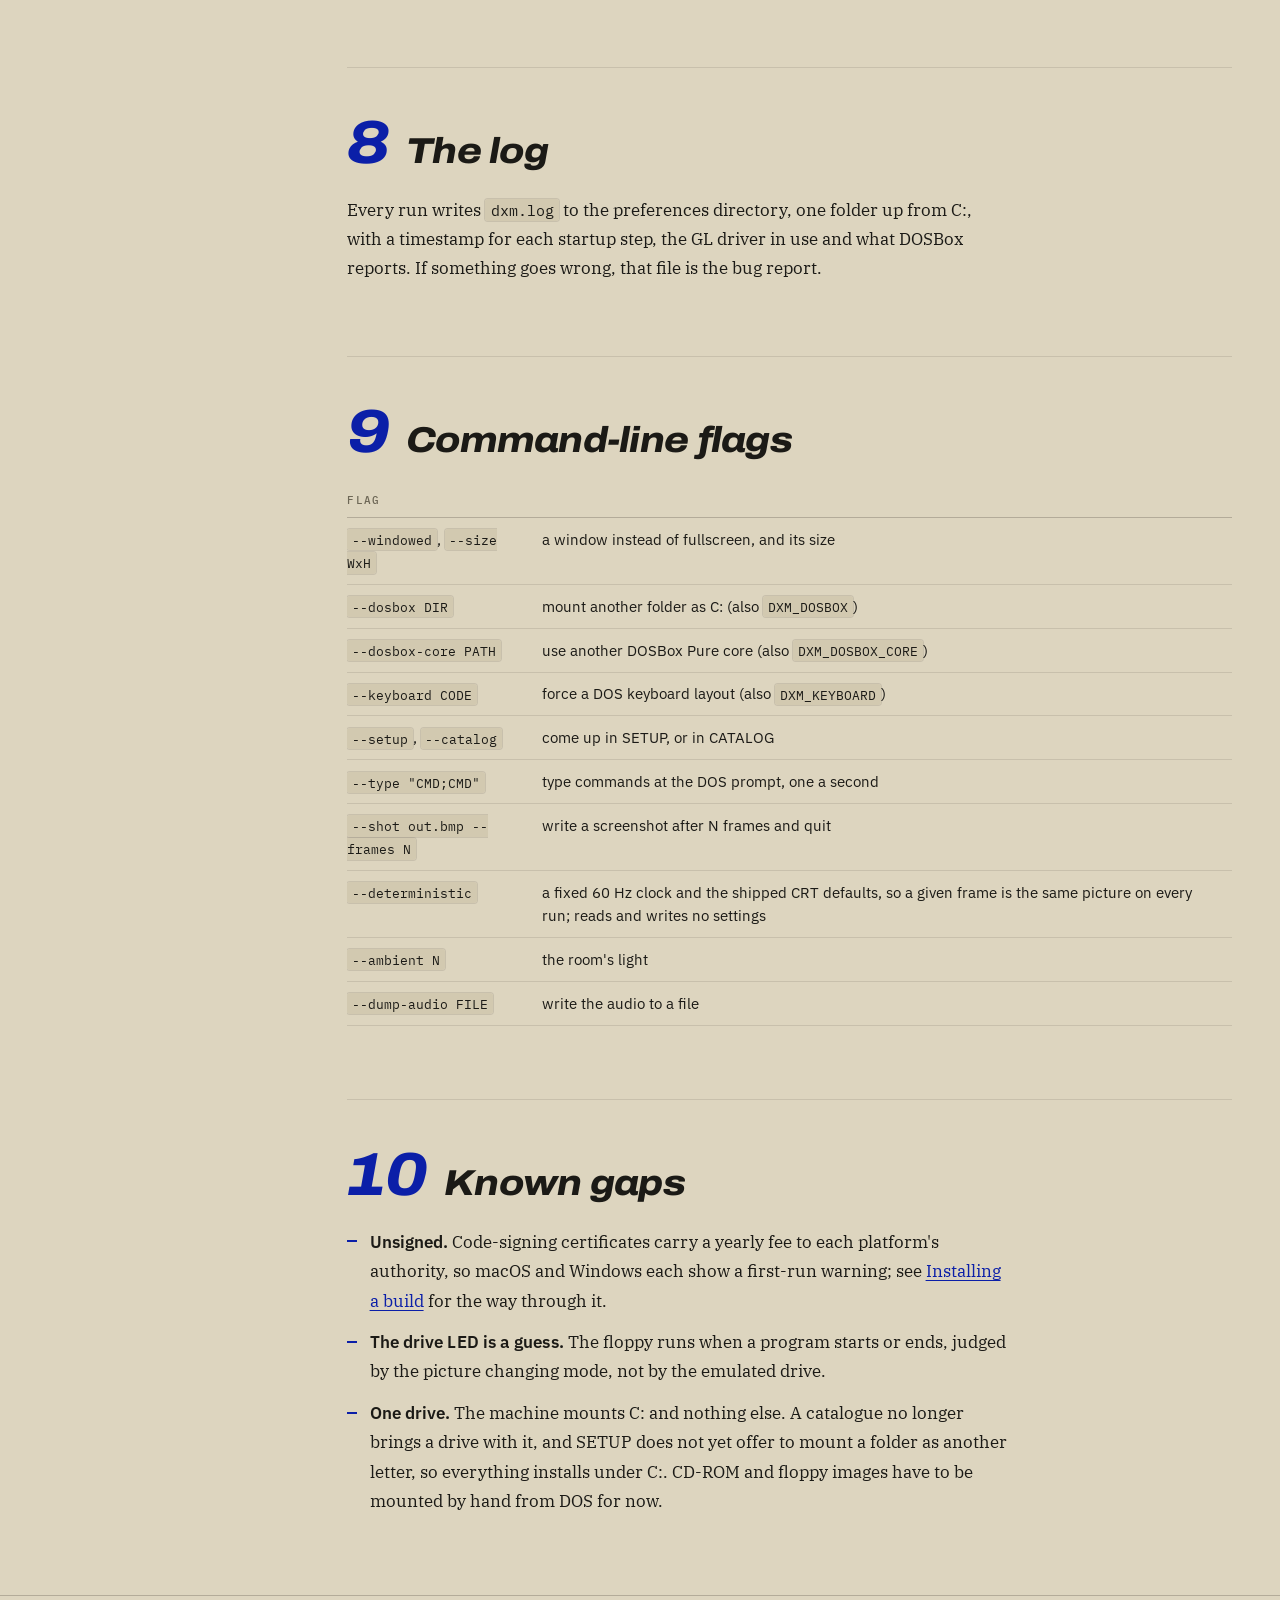
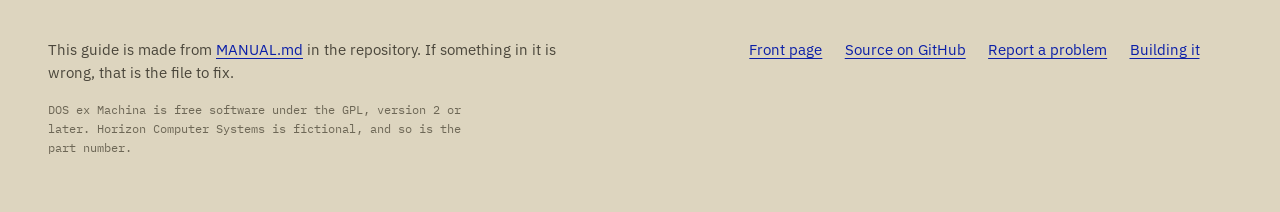
<file: docs/manual.html>
<!doctype html>
<html lang="en">
<head>
<meta charset="utf-8">
<meta name="viewport" content="width=device-width, initial-scale=1">
<title>User's Guide — DOS ex Machina</title>
<meta name="description" content="How to use DOS ex Machina: the C: drive, the controls on the case, SETUP, CATALOG, the monitor's OSD, MIDI, command-line flags and known gaps.">
<link rel="canonical" href="https://dosexmachina.com/manual.html">
<meta name="theme-color" media="(prefers-color-scheme: light)" content="#ddd5bf">
<meta name="theme-color" media="(prefers-color-scheme: dark)" content="#0d0e0d">
<meta property="og:type" content="article">
<meta property="og:site_name" content="DOS ex Machina">
<meta property="og:title" content="DOS ex Machina — User's Guide">
<meta property="og:url" content="https://dosexmachina.com/manual.html">
<meta property="og:image" content="https://dosexmachina.com/img/og.jpg">
<link rel="icon" href="icon-32.png" sizes="32x32" type="image/png">
<link rel="apple-touch-icon" href="icon-180.png">
<script>
try { var t = localStorage.getItem("dxm-lights"); if (t === "dark" || t === "light") document.documentElement.setAttribute("data-theme", t); } catch (e) {}
</script>
<link rel="preconnect" href="https://fonts.googleapis.com">
<link rel="preconnect" href="https://fonts.gstatic.com" crossorigin>
<link rel="stylesheet" href="https://fonts.googleapis.com/css2?family=Archivo:ital,wdth,wght@0,100..125,500..800;1,100..125,500..800&family=IBM+Plex+Mono:wght@400;500;600&family=IBM+Plex+Sans:wght@400;500;600&family=IBM+Plex+Serif:ital,wght@0,400;0,600;1,400&display=swap">
<link rel="stylesheet" href="site.css">
</head>
<body>
<!-- Made from MANUAL.md by tools/mksite.py.  Edit that, not this. -->

<header class="mast">
  <div class="wrap">
    <a class="brand" href="./">DOS <i>ex</i> Machina</a>
    <nav class="nav" aria-label="Site">
      <a href="./#panel">Front panel</a>
      <a href="./#spec">Specifications</a>
      <a href="./#get">Get it</a>
      <a href="manual.html" aria-current="page">User's Guide</a>
      <a href="https://github.com/pedrocatalao/dos-ex-machina">GitHub</a>
    </nav>
    <button class="lights" type="button" aria-pressed="false" title="Switch the room's lights">
      <span>Lights</span><span class="rocker" aria-hidden="true"></span>
    </button>
  </div>
</header>

<main>
<div class="guide-cover"><div class="wrap">
  <span class="label">Horizon Computer Systems &middot; Desktop series</span>
  <h1>User's Guide</h1>
  <p class="lede">DOSBox runs DOS. DOS ex Machina is the machine it runs in: the case, the tube, the drive that spins when a program loads, the power switch. DOSBox's picture goes through the same CRT pipeline the machine draws its own POST with, and the handover between the two is invisible: the BIOS clears its first screen, and the second one, the system configuration, is drawn by DOSBox itself, with DOS's prompt coming up under it in the same VGA font.</p>
  <div class="part"><span>Part No. 2A4KD000C-00</span><span>10 chapters</span><span>Keep this guide near the machine</span></div>
</div></div>

<div class="wrap guide">
  <nav class="toc" aria-label="Contents">
    <span class="label">Contents</span>
    <ol>
      <li><a href="#installing-a-build">Installing a build</a></li>
      <li><a href="#your-c-drive">Your C: drive</a></li>
      <li><a href="#the-machine">The machine</a></li>
      <li><a href="#the-controls-on-the-case">The controls on the case</a></li>
      <li><a href="#setup">SETUP</a></li>
      <li><a href="#catalog">CATALOG</a></li>
      <li><a href="#the-osd">The OSD</a></li>
      <li><a href="#the-log">The log</a></li>
      <li><a href="#command-line-flags">Command-line flags</a></li>
      <li><a href="#known-gaps">Known gaps</a></li>
    </ol>
  </nav>

  <div>
    <article class="chapter" id="installing-a-build">
      <header><span class="no" aria-hidden="true">1</span><h2>Installing a build</h2></header>
      <div class="prose">
        <p>There are no releases yet. The builds CI produces, and the releases to come, are self-contained: unpack and run. The DOSBox core travels inside.</p>
        <p>On macOS it is a <code>DOS ex Machina.app</code> bundle. It is ad-hoc signed rather than notarised, so the first launch needs <strong>right-click → Open</strong>; double-clicking will refuse it. If it still balks, System Settings → Privacy and Security → General has an <strong>Open Anyway</strong> button.</p>
        <p>On Windows, unzip and run <code>dxm.exe</code>. Everything it needs is in the same folder and nothing has to be installed. The executable is unsigned, so SmartScreen shows <em>"Windows protected your PC"</em> the first time: <strong>More info → Run anyway</strong>.</p>
        <p>On Linux the tarball runs from wherever you unpack it: <code>./dxm</code>. If you want it in your applications menu, <code>./install.sh</code> puts it under <code>~/.local</code>, writes a desktop entry and installs the icon. It needs no root, touches nothing system-wide, does not modify your shell configuration or <code>PATH</code>, and prints exactly what to delete to undo it.</p>
      </div>
    </article>

    <article class="chapter" id="your-c-drive">
      <header><span class="no" aria-hidden="true">2</span><h2>Your C: drive</h2></header>
      <div class="prose">
        <p>The machine has its own C: drive, a folder in its preferences directory, created the first time it runs:</p>
        <div class="tablewrap"><table><thead><tr><th>Platform</th><th>C: is</th></tr></thead><tbody><tr><td>macOS</td><td><code>~/Library/Application Support/DOSexMachina/dxm/C</code></td></tr><tr><td>Windows</td><td><code>%APPDATA%\DOSexMachina\dxm\C</code></td></tr><tr><td>Linux</td><td><code>~/.local/share/DOSexMachina/dxm/C</code></td></tr></tbody></table></div>
        <p>Put your DOS software in it, as folders, the way it sat on a hard disk. The machine writes one file there, <code>DOSBOX.BAT</code>, which DOSBox runs at boot to print the greeting under the BIOS's second screen. Replace it with your own and the machine leaves it alone.</p>
        <p>Above the greeting is a message of the day, drawn afresh at each boot. Put a <code>MOTD.TXT</code> in the root of C:, one message a line, and the machine reads yours instead of its own; a line starting with <code>;</code> is a comment.</p>
        <p><code>--dosbox DIR</code> mounts another folder as C: instead, and so does the <code>DXM_DOSBOX</code> environment variable.</p>
        <p>No software comes with it. Plenty of DOS software was released as freeware by its authors, and their own sites are the place to get it; the <a href="#catalog">catalogue</a> knows a few.</p>
        <p><strong>MIDI.</strong> For a Roland MT-32 or a Sound Canvas SC-55, put the ROM files in the root of C:: <code>MT32_CONTROL.ROM</code> and <code>MT32_PCM.ROM</code> for the MT-32, the <code>.BIN</code> set for the SC-55. SETUP's <strong>Sound</strong> section lists whichever it finds and lets you pick one, or none; set the program's music to General MIDI or Roland to hear it. The SC-55 is worth knowing about before switching on: it emulates the module's own processor continuously, so it costs the same whether anything is playing or not.</p>
      </div>
    </article>

    <article class="chapter" id="the-machine">
      <header><span class="no" aria-hidden="true">3</span><h2>The machine</h2></header>
      <div class="prose">
        <p>Fullscreen is real fullscreen: the case fills the display edge to edge with no background around it. Extra width becomes more machine, never letterboxing.</p>
        <figure><img src="screenshots/prompt.jpg" srcset="screenshots/prompt-960.jpg 960w, screenshots/prompt.jpg 1600w" sizes="(max-width: 900px) 100vw, 736px" loading="lazy" alt="The system configuration screen with the DOS prompt under it"><p class="figcap"><b>Figure 1</b>The second BIOS screen, drawn by DOSBox itself, and DOS coming up under it.</p></figure>
        <p>The machine powers on, degausses, warms up and runs its POST. By the time the memory count is done, DOSBox has booted behind it; the screen clears, the system configuration comes up, the drive runs, and the DOS prompt arrives under it. <code>EXIT</code>, or pressing and letting go of the <strong>power button</strong> with the mouse released, powers the machine down properly: the raster collapses, the fans spin down, and the room goes dark.</p>
        <p><strong>The mouse</strong> belongs to the machine: no pointer over the glass, and a DOS program that uses a mouse gets it. <kbd>Ctrl</kbd><span class="plus">+</span><kbd>F10</kbd> gives it back to your operating system, where it wears a period arrow and can work the controls on the case, and takes it back again. On a Mac, a tap of <kbd>Command</kbd> on its own does the same. Under the left speaker's holes, two lamps, <strong>HOST</strong> and <strong>DXM</strong>, say which has it, and the <strong>MOUSE</strong> key over them gives it to the machine.</p>
        <p><strong>The keyboard goes with the mouse.</strong> While the machine has the mouse your desktop's own shortcuts are off – switching spaces, showing the desktop, cycling windows – so Ctrl with the arrows moves a word in a DOS editor instead of moving you to another desktop. They are back the moment the mouse is, or the window loses the focus.</p>
        <p><strong>The keyboard layout</strong> is the one you already have: the machine reads what your keys produce and gives DOS the matching national layout, so a Portuguese board types <code>ç</code> at the prompt and a French one is AZERTY. It is a guess from a handful of keys, and an unfamiliar board falls back to US; <code>--keyboard CODE</code> (or <code>DXM_KEYBOARD</code>) forces one — <code>us</code>, <code>uk</code>, <code>fr</code>, <code>gr</code>, <code>it</code>, <code>sp</code>, <code>po</code>, <code>br</code>, <code>sv</code>, <code>dk</code>, <code>no</code> and the rest of DOSBox's set. The log says which it chose.</p>
        <p><strong>The keyboard sounds like one.</strong> Every key you press is heard going down, the way a mechanical board of the day sounded: one of a handful of strokes cut from a recording of real typing, never the same one twice running, and a little higher or lower, harder or softer, each time. A key held down is heard once. It is every key, whatever it is for – DOS, SETUP, CATALOG, the OSD. SETUP's <strong>KEYBOARD</strong> section sets it Off, Low, Medium or High; it comes at Medium.</p>
      </div>
    </article>

    <article class="chapter" id="the-controls-on-the-case">
      <header><span class="no" aria-hidden="true">4</span><h2>The controls on the case</h2></header>
      <div class="prose">
        <p><strong>The power button</strong> switches the machine off, with the mouse released.</p>
        <figure><img src="img/detail-panel.jpg" loading="lazy" alt="The maker&#x27;s badge, the power button with its lamp, and the turbo display reading 66"><p class="figcap"><b>Figure 2</b>The power button and its lamp, and the turbo display with MODE, minus and plus.</p></figure>
        <p><strong>The turbo display</strong> beside it shows the CPU clock in MHz. Its <kbd>−</kbd> and <kbd>+</kbd> buttons step the machine through its processors, from a 486DX at 33 MHz through the 486DX2 and DX4 to the Pentium-S at 100, 133 and 166 and the Pentium-MMX at 200 and 233, each setting DOSBox's speed to roughly what that chip did; the 486DX2 at 66 is the default. The chip is kept between runs, can also be chosen in SETUP's MACHINE section, and is what the POST prints as the CPU type and clock. A game that paces itself by the clock plays the same at any of them, and anything that runs flat out shows the difference. <kbd>MODE</kbd> switches the display to the frames per second the machine is drawing.</p>
        <p><strong>The OSD key</strong> on the right speaker opens the monitor's on-screen display, and a second press closes it.</p>
        <p><strong>The two knobs</strong> under it are brightness and contrast: grab one and drag up or down.</p>
        <p><strong>The MOUSE key</strong> on the left speaker gives the mouse to the machine.</p>
      </div>
    </article>

    <article class="chapter" id="setup">
      <header><span class="no" aria-hidden="true">5</span><h2>SETUP</h2></header>
      <div class="prose">
        <p>The machine's own configuration screen, in 640x400 and 256 colours with a piece of artwork across the top. Press <kbd>SPACE</kbd> while the POST is on screen, as it says, or type <code>SETUP</code> at the DOS prompt. Arrows move, <kbd>TAB</kbd> crosses to the settings and back, <kbd>SPACE</kbd> changes the picture, <kbd>ESC</kbd> steps out.</p>
        <figure><img src="screenshots/setup.jpg" srcset="screenshots/setup-960.jpg 960w, screenshots/setup.jpg 1600w" sizes="(max-width: 900px) 100vw, 736px" loading="lazy" alt="SETUP on its MACHINE section"><p class="figcap"><b>Figure 3</b>SETUP, on MACHINE: the processor, the memory and the processor core.</p></figure>
        <p>It holds the tube's own settings, which move as you drag them; the keyboard layout, and how loud its keys are; which processor the machine is, how much memory it has and which processor core runs it; the 3dfx card; which MIDI device answers the MPU-401; and where the boot ends up. Only the tube and the keys' sound are live – everything else is read as the machine starts, which is why the way out is <strong>SAVE &amp; REBOOT</strong>: it keeps both files and starts the machine again so they take effect. Machine settings live in <code>dxm.cfg</code> beside the preferences, the tube's in <code>crt.cfg</code>.</p>
      </div>
    </article>

    <article class="chapter" id="catalog">
      <header><span class="no" aria-hidden="true">6</span><h2>CATALOG</h2></header>
      <div class="prose">
        <p>The shop: type <code>CATALOG</code> at the DOS prompt. Each catalogue is a tab with its titles in a list. Just type to find one: the list narrows as you go.</p>
        <figure><img src="screenshots/catalog.jpg" srcset="screenshots/catalog-960.jpg 960w, screenshots/catalog.jpg 1600w" sizes="(max-width: 900px) 100vw, 736px" loading="lazy" alt="CATALOG with a list of freeware titles"><p class="figcap"><b>Figure 4</b>CATALOG. The dot beside a title says it is installed.</p></figure>
        <p>A catalogue is a list, not a drive. It owns no part of your disk and takes no drive letter; it says what a title <em>is</em>, and where each one ended up on this machine is kept separately, in <code>installed.cfg</code> in the preferences.</p>
        <ul><li><kbd>Enter</kbd>, or a double-click, runs the chosen title once it is there, and otherwise installs it. A title in a Disk catalogue that has not been pointed at anything has nothing to install from, and says so. Installing asks where first, with <code>C:\DXM\&lt;CATALOGUE&gt;\&lt;CATEGORY&gt;\&lt;ID&gt;</code> filled in; Enter again accepts it, or type somewhere else. The download is checked against the size and hash the catalogue names before anything is unpacked.</li><li><kbd>F2</kbd> runs the title's own setup program when it has one.</li><li><kbd>F3</kbd> drops you at a DOS prompt in its directory; <code>EXIT</code> comes back.</li><li><kbd>F8</kbd> opens the editor, below.</li><li><kbd>Left</kbd> and <kbd>Right</kbd> change catalogue.</li><li><kbd>Esc</kbd> clears the search, then leaves.</li></ul>
        <p>The key hints along the foot do the same when clicked. Running, setting up and the prompt are errands: the catalogue is back as you left it when they return. A title with no artwork gets a plate the machine draws itself, with a mark on it for its category. Artwork that a catalogue does name is fetched as a title is looked at and kept in <code>artwork/</code> in the preferences, so the shelf works offline afterwards. Every title in the bundled catalogues is freeware or shareware from its author's own site; the machine carries none of it.</p>
        <h3>Putting your own things on a shelf</h3>
        <p><kbd>F8</kbd> opens a menu over the catalogue on screen: add a title, change the one under the cursor, say where it is, take it out, make a catalogue of your own, reset one, or delete one. Every removal asks first, and takes the title out of the <em>list</em> only — whatever it installed stays where it is.</p>
        <p>A catalogue you make says, once, what kind of titles it holds — and that is the whole of the difference between the two:</p>
        <div class="tablewrap"><table><thead><tr><th>Titles come from</th><th>What is in it</th></tr></thead><tbody><tr><td>Internet</td><td>Each title names an address and the sha256 it must turn out to be. The file means the same thing on any machine, so it is one you can pass on.</td></tr><tr><td>Disk</td><td>Things already on this computer — unpacked from an archive you have, or a folder you point at. Where each one sits is this machine's business, so none of it goes in the file.</td></tr></tbody></table></div>
        <p>Adding to an <strong>Internet</strong> catalogue is a form: the address, the hash and the size are what such a title is.</p>
        <p>Adding to a <strong>Disk</strong> catalogue is a sequence, because almost none of it needs typing. It asks which way in — an archive on this computer, or something already on a drive — then for the archive, or the folder. For an archive it asks where it goes, with <code>C:\DXM\&lt;CATALOGUE&gt;\&lt;CATEGORY&gt;\&lt;ID&gt;</code> filled in and a category to pick, and unpacks it there. Either way the machine then reads the folder and works out the id, a name, what to run and what sets it up, and only then shows you the form, with all of that already in it to correct.</p>
        <p><strong>Run</strong> and <strong>Setup</strong> can be picked as well as typed: Enter on either row lists the programs in the title's folder, with where each one sits, so choosing one in a subfolder says both what to run and where to run it.</p>
        <p>A title is held to the same rules either way: the editor will not save what the reader would have thrown away, and says which rule is unmet. A path is refused if DOS could not reach every step of it, naming the step and what DOS would have looked for instead.</p>
        <p>The machine's own file browser opens wherever a file or a folder is wanted — <code>..</code> first, folders before files, <code>&lt;DIR&gt;</code> where a size would go, and a letter typed jumping to the next name that starts with it. No dialog of the host's ever appears.</p>
        <p><strong>The catalogues that ship with the machine are never written to.</strong> They live inside the application, which on macOS is signed over its own contents, and changing a file in there would stop the machine starting. Editing one instead writes a whole copy into your preferences directory, as <code>catalogues/&lt;ID&gt;.cat</code>, and that copy is what loads from then on. It is an ordinary catalogue file — the same JSON a curator writes — so you can open it in a text editor or send it to somebody. <strong>Reset this catalogue</strong> throws your copy away and the one that shipped comes back. Catalogues you made yourself have no original underneath, so those are deleted rather than reset; what is on the drive is left alone either way.</p>
        <p><strong>The machine deletes only what it made, inside its own preferences folder.</strong> Its scratch directories and the archives it downloaded itself, and nothing else — never a file on your computer, never anything on a drive. Taking a title out of a catalogue takes it out of the <em>list</em>; whatever it installed stays where it is.</p>
      </div>
    </article>

    <article class="chapter" id="the-osd">
      <header><span class="no" aria-hidden="true">7</span><h2>The OSD</h2></header>
      <div class="prose">
        <p>From the OSD key, or <kbd>Shift</kbd><span class="plus">+</span><kbd>F1</kbd> anywhere: the monitor's own display on the glass, over the lower half of the picture. Every CRT setting, on three pages – PICTURE, GEOMETRY and TUBE. The arrows choose and adjust one step at a time (Shift for ten), TAB changes page, ESC puts it away, and every other key still reaches DOS. Everything saves to <code>crt.cfg</code> in the preferences directory.</p>
      </div>
    </article>

    <article class="chapter" id="the-log">
      <header><span class="no" aria-hidden="true">8</span><h2>The log</h2></header>
      <div class="prose">
        <p>Every run writes <code>dxm.log</code> to the preferences directory, one folder up from C:, with a timestamp for each startup step, the GL driver in use and what DOSBox reports. If something goes wrong, that file is the bug report.</p>
      </div>
    </article>

    <article class="chapter" id="command-line-flags">
      <header><span class="no" aria-hidden="true">9</span><h2>Command-line flags</h2></header>
      <div class="prose">
        <div class="tablewrap"><table><thead><tr><th>Flag</th><th></th></tr></thead><tbody><tr><td><code>--windowed</code>, <code>--size WxH</code></td><td>a window instead of fullscreen, and its size</td></tr><tr><td><code>--dosbox DIR</code></td><td>mount another folder as C: (also <code>DXM_DOSBOX</code>)</td></tr><tr><td><code>--dosbox-core PATH</code></td><td>use another DOSBox Pure core (also <code>DXM_DOSBOX_CORE</code>)</td></tr><tr><td><code>--keyboard CODE</code></td><td>force a DOS keyboard layout (also <code>DXM_KEYBOARD</code>)</td></tr><tr><td><code>--setup</code>, <code>--catalog</code></td><td>come up in SETUP, or in CATALOG</td></tr><tr><td><code>--type "CMD;CMD"</code></td><td>type commands at the DOS prompt, one a second</td></tr><tr><td><code>--shot out.bmp --frames N</code></td><td>write a screenshot after N frames and quit</td></tr><tr><td><code>--deterministic</code></td><td>a fixed 60 Hz clock and the shipped CRT defaults, so a given frame is the same picture on every run; reads and writes no settings</td></tr><tr><td><code>--ambient N</code></td><td>the room's light</td></tr><tr><td><code>--dump-audio FILE</code></td><td>write the audio to a file</td></tr></tbody></table></div>
      </div>
    </article>

    <article class="chapter" id="known-gaps">
      <header><span class="no" aria-hidden="true">10</span><h2>Known gaps</h2></header>
      <div class="prose">
        <ul><li><strong>Unsigned.</strong> Code-signing certificates carry a yearly fee to each platform's authority, so macOS and Windows each show a first-run warning; see <a href="#installing-a-build">Installing a build</a> for the way through it.</li><li><strong>The drive LED is a guess.</strong> The floppy runs when a program starts or ends, judged by the picture changing mode, not by the emulated drive.</li><li><strong>One drive.</strong> The machine mounts C: and nothing else. A catalogue no longer brings a drive with it, and SETUP does not yet offer to mount a folder as another letter, so everything installs under C:. CD-ROM and floppy images have to be mounted by hand from DOS for now.</li></ul>
      </div>
    </article>

  </div>
</div>

</main>

<footer>
  <div class="wrap">
    <div>
      <p>This guide is made from <a href="https://github.com/pedrocatalao/dos-ex-machina/blob/main/MANUAL.md">MANUAL.md</a> in the repository. If something in it is wrong, that is the file to fix.</p>
      <p class="fine">DOS ex Machina is free software under the GPL, version 2 or later. Horizon Computer Systems is fictional, and so is the part number.</p>
    </div>
    <nav aria-label="Elsewhere">
      <a href="./">Front page</a>
      <a href="https://github.com/pedrocatalao/dos-ex-machina">Source on GitHub</a>
      <a href="https://github.com/pedrocatalao/dos-ex-machina/issues">Report a problem</a>
      <a href="https://github.com/pedrocatalao/dos-ex-machina/blob/main/BUILDING.md">Building it</a>
    </nav>
  </div>
</footer>

<script src="site.js" defer></script>
</body>
</html>
</file>
<file: docs/site.css>
/* DOS ex Machina - the literature that came in the box.
 *
 * Two pieces of print: the brochure (index.html) and the User's Guide
 * (manual.html), from a maker that never existed, Horizon Computer Systems,
 * whose badge is on the case.  With the lights on it is paper in the case's
 * own beige, set in the blue of a DOS text screen.  With the lights off it
 * is the room the machine sits in: dark, and lit by the tube.
 *
 * The palette is the machine's: the plastic (0xBF 0xAF 0x8A in params.h),
 * the VGA text blue, the turbo display's LED, the power lamp. */

/* ---- tokens: lights on -------------------------------------------------- */
:root {
  --paper: #ddd5bf;        /* the plastic, a few steps lighter: coated stock */
  --paper-2: #d2c9b0;      /* a panel on the paper */
  --paper-3: #c6bc9f;      /* a well in the panel */
  --ink: #1b1a16;
  --ink-2: #4a463b;        /* captions, secondary text */
  --ink-3: #6d6756;        /* rules' labels, the quietest text */
  --rule: rgba(27, 26, 22, 0.22);
  --rule-soft: rgba(27, 26, 22, 0.11);
  --blue: #0b1fa8;         /* VGA text blue, inked */
  --blue-ink: #ffffff;     /* text on the blue */
  --blue-soft: rgba(11, 31, 168, 0.09);
  --led: #ff5a2a;          /* the turbo display */
  --lamp: #23b455;         /* the power lamp */
  --key: #8b8478;          /* the keys' plastic */
  --key-hi: #a8a195;
  --key-lo: #5f594e;
  --key-ink: #f1ead6;      /* the legends' cream */
  --tube: #0a0c0b;         /* glass with nothing on it */
  --shadow: 0 1px 0 rgba(255, 255, 255, 0.35) inset, 0 10px 30px rgba(40, 32, 10, 0.18);
  --photo-shadow: 0 30px 60px -20px rgba(40, 32, 10, 0.45), 0 2px 0 rgba(255, 255, 255, 0.4) inset;
  --glow: none;
  color-scheme: light;
}

/* ---- tokens: lights off ------------------------------------------------- */
@media (prefers-color-scheme: dark) {
  :root:not([data-theme="light"]) {
    --paper: #0d0e0d;
    --paper-2: #141613;
    --paper-3: #1b1d19;
    --ink: #dcd7c6;
    --ink-2: #a9a492;
    --ink-3: #7d796a;
    --rule: rgba(220, 215, 198, 0.2);
    --rule-soft: rgba(220, 215, 198, 0.09);
    --blue: #8ea6ff;
    --blue-ink: #0a0c18;
    --blue-soft: rgba(142, 166, 255, 0.1);
    --led: #ff6a3a;
    --lamp: #3ddc6a;
    --key: #4a463f;
    --key-hi: #625d54;
    --key-lo: #2c2a25;
    --key-ink: #e8e1cc;
    --shadow: 0 1px 0 rgba(255, 255, 255, 0.04) inset, 0 10px 30px rgba(0, 0, 0, 0.5);
    --photo-shadow: 0 0 120px -10px rgba(120, 150, 255, 0.16), 0 30px 60px -20px rgba(0, 0, 0, 0.8);
    --glow: 0 0 18px rgba(255, 106, 58, 0.55);
    color-scheme: dark;
  }
}
:root[data-theme="dark"] {
  --paper: #0d0e0d;
  --paper-2: #141613;
  --paper-3: #1b1d19;
  --ink: #dcd7c6;
  --ink-2: #a9a492;
  --ink-3: #7d796a;
  --rule: rgba(220, 215, 198, 0.2);
  --rule-soft: rgba(220, 215, 198, 0.09);
  --blue: #8ea6ff;
  --blue-ink: #0a0c18;
  --blue-soft: rgba(142, 166, 255, 0.1);
  --led: #ff6a3a;
  --lamp: #3ddc6a;
  --key: #4a463f;
  --key-hi: #625d54;
  --key-lo: #2c2a25;
  --key-ink: #e8e1cc;
  --shadow: 0 1px 0 rgba(255, 255, 255, 0.04) inset, 0 10px 30px rgba(0, 0, 0, 0.5);
  --photo-shadow: 0 0 120px -10px rgba(120, 150, 255, 0.16), 0 30px 60px -20px rgba(0, 0, 0, 0.8);
  --glow: 0 0 18px rgba(255, 106, 58, 0.55);
  color-scheme: dark;
}

/* ---- type --------------------------------------------------------------- */
:root {
  --display: "Archivo", "Helvetica Neue", Helvetica, Arial, sans-serif;
  --text: "IBM Plex Sans", "Helvetica Neue", Helvetica, Arial, sans-serif;
  --serif: "IBM Plex Serif", Georgia, "Times New Roman", serif;
  --mono: "IBM Plex Mono", ui-monospace, "SF Mono", Menlo, Consolas, monospace;
  --measure: 64ch;
  --gutter: clamp(18px, 4vw, 48px);
  --wide: 1240px;
}

* { box-sizing: border-box; }
html { scroll-behavior: smooth; -webkit-text-size-adjust: 100%; }
@media (prefers-reduced-motion: reduce) {
  html { scroll-behavior: auto; }
  * { animation: none !important; transition: none !important; }
}
body {
  margin: 0;
  background: var(--paper);
  color: var(--ink);
  font: 400 1.0625rem/1.6 var(--text);
  transition: background-color 0.5s ease, color 0.5s ease;
}
img { max-width: 100%; height: auto; display: block; }
a { color: var(--blue); text-underline-offset: 0.18em; text-decoration-thickness: 0.06em; }
a:hover { text-decoration-thickness: 0.12em; }
:focus-visible { outline: 3px solid var(--blue); outline-offset: 3px; border-radius: 2px; }
::selection { background: var(--blue); color: var(--blue-ink); }

h1, h2, h3 { font-family: var(--display); font-stretch: 112%; text-wrap: balance; margin: 0; }
h1 {
  font-weight: 800; font-style: italic; letter-spacing: -0.025em; line-height: 0.98;
  font-size: clamp(2.5rem, 6.4vw, 5.1rem);
}
h2 {
  font-weight: 800; font-style: italic; letter-spacing: -0.02em; line-height: 1.04;
  font-size: clamp(1.9rem, 3.9vw, 3.05rem);
}
h3 { font-weight: 700; font-size: 1.12rem; letter-spacing: -0.005em; line-height: 1.25; }
p { margin: 0; max-width: var(--measure); }
p + p { margin-top: 0.9em; }
code, kbd, pre, samp { font-family: var(--mono); font-size: 0.92em; }

/* the small caps a brochure labels things in */
.label {
  font: 500 0.72rem/1.2 var(--mono);
  letter-spacing: 0.14em; text-transform: uppercase; color: var(--ink-3);
}

.wrap { width: min(100% - 2 * var(--gutter), var(--wide)); margin-inline: auto; }

/* ---- the masthead ------------------------------------------------------- */
.mast {
  position: sticky; top: 0; z-index: 20;
  background: color-mix(in srgb, var(--paper) 88%, transparent);
  backdrop-filter: blur(10px) saturate(1.2);
  -webkit-backdrop-filter: blur(10px) saturate(1.2);
  border-bottom: 1px solid var(--rule-soft);
}
.mast .wrap { display: flex; align-items: center; gap: 1.2rem; min-height: 58px; flex-wrap: wrap; }
.brand {
  font: italic 800 1.06rem/1 var(--display); font-stretch: 118%; letter-spacing: -0.01em;
  color: var(--ink); text-decoration: none; white-space: nowrap; padding-block: 0.4rem;
}
.brand i { color: var(--blue); font-style: italic; font-weight: 600; }
.nav { display: flex; gap: 1.15rem; margin-left: auto; flex-wrap: wrap; align-items: center; }
.nav a {
  font: 500 0.78rem/1 var(--mono); letter-spacing: 0.08em; text-transform: uppercase;
  color: var(--ink-2); text-decoration: none; padding-block: 0.5rem;
}
.nav a:hover, .nav a[aria-current="page"] { color: var(--blue); }

/* the room's light switch: a rocker, as on the back of the monitor */
.lights {
  display: inline-flex; align-items: center; gap: 0.55rem; cursor: pointer;
  background: none; border: 0; padding: 0.3rem 0; color: var(--ink-2);
  font: 500 0.72rem/1 var(--mono); letter-spacing: 0.12em; text-transform: uppercase;
}
.rocker {
  width: 38px; height: 20px; border-radius: 4px; position: relative; flex: none;
  background: linear-gradient(var(--key-lo), var(--key));
  box-shadow: 0 0 0 1px rgba(0, 0, 0, 0.35), 0 1px 0 rgba(255, 255, 255, 0.25);
}
.rocker::before {
  content: ""; position: absolute; inset: 2px; border-radius: 2px;
  background: linear-gradient(90deg, var(--key-hi) 0 50%, var(--key-lo) 50% 100%);
  transition: background 0.2s;
}
.rocker::after { /* the pip on the side that is pressed */
  content: ""; position: absolute; top: 7px; left: 8px; width: 6px; height: 6px; border-radius: 50%;
  background: var(--key-ink); opacity: 0.9; transition: left 0.2s;
}
:root[data-theme="dark"] .rocker::before { background: linear-gradient(90deg, var(--key-lo) 0 50%, var(--key-hi) 50% 100%); }
:root[data-theme="dark"] .rocker::after { left: 24px; }
@media (prefers-color-scheme: dark) {
  :root:not([data-theme="light"]) .rocker::before { background: linear-gradient(90deg, var(--key-lo) 0 50%, var(--key-hi) 50% 100%); }
  :root:not([data-theme="light"]) .rocker::after { left: 24px; }
}

/* On a phone the masthead is one row: the brand, the guide, the source and
 * the switch.  The links to this page's own sections go - they are a
 * thumb's scroll away - or the bar wraps to three rows and, being sticky,
 * keeps a fifth of the screen. */
@media (max-width: 760px) {
  .mast .wrap { min-height: 50px; gap: 0.7rem; flex-wrap: nowrap; }
  .nav { gap: 0.9rem; flex-wrap: nowrap; }
  .nav a { white-space: nowrap; font-size: 0.7rem; letter-spacing: 0.06em; }
  .brand { font-size: 0.98rem; }
  .nav a[href^="#"], .nav a[href^="./#"] { display: none; }
  .lights > span:first-child { display: none; } /* the rocker alone; its title names it */
}

/* ---- the cover ---------------------------------------------------------- */
.cover { padding-block: clamp(2.2rem, 6vw, 5rem) clamp(1.5rem, 4vw, 3rem); }
.cover-head { display: grid; gap: clamp(1.4rem, 3vw, 2.4rem); grid-template-columns: minmax(0, 1.5fr) minmax(0, 1fr); align-items: end; }
.cover-head .label { margin-bottom: 1.1rem; display: block; }
.cover h1 em { font-style: italic; color: var(--blue); }
.lede { font-size: clamp(1.08rem, 1.5vw, 1.24rem); line-height: 1.55; color: var(--ink-2); }
.lede strong { color: var(--ink); font-weight: 600; }
@media (max-width: 860px) { .cover-head { grid-template-columns: 1fr; } }

/* the machine, and the keys that change what is on its tube */
.machine { margin-top: clamp(1.8rem, 4vw, 3.2rem); }
.frames {
  position: relative; aspect-ratio: 1600 / 1000; border-radius: 10px; overflow: hidden;
  background: var(--tube); box-shadow: var(--photo-shadow);
}
.frames img {
  position: absolute; inset: 0; width: 100%; height: 100%; object-fit: cover;
  opacity: 0; transition: opacity 0.9s ease;
}
.frames img.on { opacity: 1; }
.channels {
  display: flex; flex-wrap: wrap; align-items: center; gap: 0.5rem 0.55rem; margin-top: 1.1rem;
}
.channels .label { margin-right: 0.5rem; }
.cap {
  font: 600 0.74rem/1 var(--text); letter-spacing: 0.1em; text-transform: uppercase;
  color: var(--key-ink); cursor: pointer; border: 0; border-radius: 4px; padding: 0.62rem 0.95rem;
  background: linear-gradient(var(--key-hi), var(--key) 45%, var(--key-lo));
  box-shadow: 0 0 0 1px rgba(0, 0, 0, 0.4), 0 1px 0 rgba(255, 255, 255, 0.28) inset, 0 3px 0 rgba(0, 0, 0, 0.28);
  transition: transform 0.08s, box-shadow 0.08s, filter 0.2s;
}
.cap:hover { filter: brightness(1.08); }
.cap[aria-pressed="true"] {
  transform: translateY(2px);
  box-shadow: 0 0 0 1px rgba(0, 0, 0, 0.5), 0 1px 0 rgba(0, 0, 0, 0.35) inset, 0 1px 0 rgba(0, 0, 0, 0.28);
  background: linear-gradient(var(--key-lo), var(--key));
}
.cap[aria-pressed="true"]::before { /* its lamp */
  content: ""; display: inline-block; width: 6px; height: 6px; border-radius: 50%; margin-right: 0.5em;
  background: var(--led); box-shadow: 0 0 8px var(--led); vertical-align: 0.08em;
}
.caption { margin-top: 0.85rem; color: var(--ink-2); font-size: 0.95rem; min-height: 3.1em; }
.caption b { color: var(--ink); font-weight: 600; }

/* ---- buttons ------------------------------------------------------------ */
.actions { display: flex; flex-wrap: wrap; gap: 0.7rem; margin-top: 1.6rem; align-items: center; }
.btn {
  display: inline-flex; align-items: center; gap: 0.6em; text-decoration: none; cursor: pointer;
  font: 600 0.95rem/1 var(--text); padding: 0.95rem 1.35rem; border-radius: 5px;
  border: 1.5px solid var(--ink); color: var(--ink); background: transparent;
  transition: background 0.15s, color 0.15s, transform 0.08s;
}
.btn:hover { background: var(--ink); color: var(--paper); }
.btn:active { transform: translateY(1px); }
.btn.primary { background: var(--blue); border-color: var(--blue); color: var(--blue-ink); }
.btn.primary:hover { filter: brightness(1.12); background: var(--blue); color: var(--blue-ink); }
.btn small { font: 500 0.72rem/1 var(--mono); letter-spacing: 0.06em; opacity: 0.8; }

/* ---- the version plate: the turbo module, showing the release ------------ */
.plate {
  display: inline-flex; align-items: stretch; gap: 0.75rem; padding: 0.6rem 0.7rem; border-radius: 8px;
  background: linear-gradient(#34322d, #24221f);
  box-shadow: 0 0 0 1px rgba(0, 0, 0, 0.6), 0 1px 0 rgba(255, 255, 255, 0.14) inset, 0 8px 22px rgba(0, 0, 0, 0.28);
}
.plate .lamps { display: grid; align-content: center; gap: 0.5rem; }
.plate .lamps span {
  display: flex; align-items: center; gap: 0.45rem; color: #b8b09c;
  font: 600 0.62rem/1 var(--text); letter-spacing: 0.12em;
}
.plate .lamps i {
  width: 8px; height: 8px; border-radius: 50%; background: #3a1d14;
  box-shadow: 0 0 0 1.5px #15130f, 0 1px 0 1.5px rgba(255, 255, 255, 0.1);
}
.plate .lamps .lit i { background: var(--led); box-shadow: 0 0 0 1.5px #15130f, 0 0 10px var(--led); }
.seg {
  display: flex; align-items: center; gap: 0.12rem; padding: 0.5rem 0.75rem; border-radius: 4px; min-height: 58px;
  background: radial-gradient(120% 140% at 50% 0%, #2a120b, #0f0705 70%);
  box-shadow: 0 0 0 1px #000, 0 2px 6px rgba(0, 0, 0, 0.7) inset, 0 -1px 0 rgba(255, 255, 255, 0.07) inset;
}
.seg svg { height: 40px; width: auto; overflow: visible; }
.seg .s-off { fill: rgba(255, 90, 42, 0.085); }
.seg .s-on { fill: #ff6a3a; filter: drop-shadow(0 0 3px rgba(255, 90, 42, 0.9)) drop-shadow(0 0 9px rgba(255, 90, 42, 0.45)); }
.plate-note { display: block; margin-top: 0.7rem; color: var(--ink-2); font-size: 0.9rem; max-width: 34ch; }
.chip {
  display: inline-block; font: 600 0.64rem/1 var(--mono); letter-spacing: 0.12em; text-transform: uppercase;
  padding: 0.32rem 0.5rem; border-radius: 3px; border: 1px solid var(--rule); color: var(--ink-2); vertical-align: 0.15em;
}

/* ---- sections ----------------------------------------------------------- */
section { padding-block: clamp(3rem, 8vw, 6.5rem); }
section + section { border-top: 1px solid var(--rule-soft); }
.sec-head { display: grid; gap: 1rem clamp(1.5rem, 4vw, 4rem); grid-template-columns: minmax(0, 1fr) minmax(0, 1fr); align-items: end; margin-bottom: clamp(1.8rem, 4vw, 3.2rem); }
.sec-head .label { display: block; margin-bottom: 0.9rem; }
@media (max-width: 860px) { .sec-head { grid-template-columns: 1fr; } }
.muted { color: var(--ink-2); }

/* Figure 1: the front panel, numbered the way a manual numbers one */
.panel-fig { display: grid; gap: clamp(1.2rem, 3vw, 2.6rem); grid-template-columns: minmax(0, 1.55fr) minmax(0, 1fr); align-items: start; }
@media (max-width: 960px) { .panel-fig { grid-template-columns: 1fr; } }
.plan { position: relative; border-radius: 8px; overflow: hidden; box-shadow: var(--photo-shadow); }
.plan img { width: 100%; }
.pin {
  position: absolute; transform: translate(-50%, -50%); width: 1.75rem; height: 1.75rem; border-radius: 50%;
  display: grid; place-items: center; cursor: pointer; border: 2px solid #fff; padding: 0;
  background: var(--blue); color: #fff; font: 600 0.78rem/1 var(--mono);
  box-shadow: 0 2px 10px rgba(0, 0, 0, 0.55); transition: transform 0.15s, background 0.15s;
}
:root[data-theme="dark"] .pin { background: #2439c9; }
@media (prefers-color-scheme: dark) { :root:not([data-theme="light"]) .pin { background: #2439c9; } }
.pin:hover, .pin.hot { transform: translate(-50%, -50%) scale(1.22); background: var(--led); }
@media (max-width: 760px) { /* nine of them on a small picture: smaller, or they sit on each other */
  .pin { width: 1.15rem; height: 1.15rem; font-size: 0.6rem; border-width: 1.5px; }
}
.legend { list-style: none; margin: 0; padding: 0; counter-reset: pin; display: grid; gap: 0.15rem; }
.legend li {
  counter-increment: pin; display: grid; grid-template-columns: 2.1rem 1fr; gap: 0.2rem 0.4rem; padding: 0.7rem 0.6rem;
  border-radius: 6px; border-top: 1px solid var(--rule-soft); transition: background 0.15s;
}
.legend li:first-child { border-top: 0; }
.legend li::before { content: counter(pin); font: 600 0.82rem/1.55 var(--mono); color: var(--blue); }
.legend li.hot { background: var(--blue-soft); }
.legend b { font-weight: 600; display: block; }
.legend span { color: var(--ink-2); font-size: 0.94rem; line-height: 1.45; grid-column: 2; }
.figcap { margin-top: 0.9rem; font: 400 0.82rem/1.45 var(--mono); color: var(--ink-3); letter-spacing: 0.01em; }
.figcap b { color: var(--ink-2); font-weight: 600; letter-spacing: 0.08em; text-transform: uppercase; margin-right: 0.5em; }

/* the plates: details, pixel for pixel */
.plates { display: grid; gap: clamp(1rem, 2.4vw, 2rem); grid-template-columns: repeat(3, minmax(0, 1fr)); }
@media (max-width: 860px) { .plates { grid-template-columns: 1fr; } }
.plates figure { margin: 0; }
.plates img { border-radius: 6px; box-shadow: var(--shadow); width: 100%; image-rendering: auto; }
.plates h3 { margin-top: 1rem; }
.plates p { color: var(--ink-2); font-size: 0.97rem; margin-top: 0.35rem; }

/* the signal path, left to right, as the tube's passes run */
.path { display: flex; flex-wrap: wrap; gap: 0; margin: clamp(2rem, 4vw, 3.2rem) 0 0; padding: 0; list-style: none; border: 1px solid var(--rule); border-radius: 8px; overflow: hidden; }
.path li { flex: 1 1 8.6rem; padding: 0.95rem 1rem 1.05rem; border-right: 1px solid var(--rule-soft); border-bottom: 1px solid var(--rule-soft); margin: 0 -1px -1px 0; }
.path b { display: block; font: 600 0.74rem/1.2 var(--mono); letter-spacing: 0.1em; text-transform: uppercase; color: var(--blue); }
.path span { display: block; margin-top: 0.4rem; font-size: 0.9rem; line-height: 1.4; color: var(--ink-2); }

/* the specification sheet */
.spec { display: grid; gap: clamp(1.6rem, 4vw, 4rem); grid-template-columns: minmax(0, 1.25fr) minmax(0, 1fr); align-items: start; }
@media (max-width: 960px) { .spec { grid-template-columns: 1fr; } }
.tablewrap { overflow-x: auto; }
table { border-collapse: collapse; width: 100%; font-variant-numeric: tabular-nums; }
caption { text-align: left; padding-bottom: 0.8rem; }
th, td { text-align: left; padding: 0.62rem 0.8rem 0.62rem 0; border-bottom: 1px solid var(--rule-soft); vertical-align: baseline; }
thead th { font: 500 0.7rem/1.2 var(--mono); letter-spacing: 0.12em; text-transform: uppercase; color: var(--ink-3); border-bottom: 1px solid var(--rule); }
td.num, th.num { text-align: right; padding-right: 1.1rem; }
.chips td:first-child { font-weight: 600; white-space: nowrap; }
.bar { display: block; height: 7px; border-radius: 1px; background: var(--blue); min-width: 3px; }
.chips tr.default td:first-child::after { content: "default"; margin-left: 0.6em; font: 600 0.6rem/1 var(--mono); letter-spacing: 0.12em; text-transform: uppercase; color: var(--led); vertical-align: 0.2em; }
dl.sheet { margin: 0; display: grid; grid-template-columns: max-content 1fr; gap: 0; }
dl.sheet dt, dl.sheet dd { margin: 0; padding: 0.68rem 0; border-bottom: 1px solid var(--rule-soft); }
dl.sheet dt { font: 500 0.7rem/1.7 var(--mono); letter-spacing: 0.12em; text-transform: uppercase; color: var(--ink-3); padding-right: 1.4rem; }
dl.sheet dd { font-size: 0.98rem; line-height: 1.45; }

/* software */
.two { display: grid; gap: clamp(1.4rem, 4vw, 4rem); grid-template-columns: minmax(0, 1fr) minmax(0, 1.15fr); align-items: center; }
@media (max-width: 960px) { .two { grid-template-columns: 1fr; } }
.two img { border-radius: 8px; box-shadow: var(--photo-shadow); }
.points { list-style: none; padding: 0; margin: 1.6rem 0 0; display: grid; gap: 1.15rem; }
.points li { padding-left: 1.3rem; position: relative; max-width: 56ch; }
.points li::before { content: ""; position: absolute; left: 0; top: 0.62em; width: 0.55rem; height: 2px; background: var(--blue); }
.points b { font-weight: 600; }

/* get it */
.get { display: grid; gap: clamp(1.6rem, 4vw, 4rem); grid-template-columns: minmax(0, 1fr) minmax(0, 1.1fr); align-items: start; }
@media (max-width: 960px) { .get { grid-template-columns: 1fr; } }
.dl-list { list-style: none; margin: 1.3rem 0 0; padding: 0; display: grid; gap: 0; border-top: 1px solid var(--rule); }
.dl-list li { display: flex; justify-content: space-between; gap: 1rem; align-items: baseline; padding: 0.7rem 0; border-bottom: 1px solid var(--rule-soft); }
.dl-list span { color: var(--ink-2); font-size: 0.92rem; }
pre {
  margin: 0; padding: 1.15rem 1.25rem; border-radius: 8px; overflow-x: auto; line-height: 1.65; font-size: 0.86rem;
  background: #0b0d12; color: #d5dcf5; box-shadow: 0 0 0 1px rgba(0, 0, 0, 0.5), var(--shadow); tab-size: 2;
}
pre .c { color: #7f89ac; }
.codebox { position: relative; }
.copy {
  position: absolute; top: 0.6rem; right: 0.6rem; font: 600 0.66rem/1 var(--mono); letter-spacing: 0.1em; text-transform: uppercase;
  color: #d5dcf5; background: rgba(255, 255, 255, 0.08); border: 1px solid rgba(255, 255, 255, 0.18); border-radius: 4px;
  padding: 0.42rem 0.6rem; cursor: pointer;
}
.copy:hover { background: rgba(255, 255, 255, 0.16); }
.codebox pre { padding-top: 2.7rem; } /* room for the button, clear of the first command */
.note { margin-top: 1.2rem; padding: 0.95rem 1.1rem; border-left: 3px solid var(--blue); background: var(--blue-soft); border-radius: 0 6px 6px 0; font-size: 0.96rem; }
.note p { max-width: none; }

/* questions */
.qa { display: grid; grid-template-columns: repeat(2, minmax(0, 1fr)); gap: 0 clamp(1.5rem, 4vw, 4rem); }
@media (max-width: 860px) { .qa { grid-template-columns: 1fr; } }
.qa div { padding: 1.35rem 0; border-top: 1px solid var(--rule-soft); }
.qa h3 { margin-bottom: 0.45rem; }
.qa p { color: var(--ink-2); font-size: 0.98rem; }

/* the colophon */
footer { border-top: 1px solid var(--rule); padding-block: 2.6rem 3.4rem; color: var(--ink-2); font-size: 0.92rem; }
footer .wrap { display: grid; gap: 1.6rem; grid-template-columns: minmax(0, 1.4fr) minmax(0, 1fr); }
@media (max-width: 760px) { footer .wrap { grid-template-columns: 1fr; } }
footer nav { display: flex; flex-wrap: wrap; gap: 0.5rem 1.4rem; align-content: start; }
footer p { max-width: 62ch; }
.fine { font: 400 0.76rem/1.55 var(--mono); color: var(--ink-3); margin-top: 1rem; }

/* ======================================================================== */
/* The User's Guide                                                          */
/* ======================================================================== */
.guide-cover { padding-block: clamp(2.4rem, 6vw, 4.6rem) clamp(1.6rem, 4vw, 3rem); border-bottom: 1px solid var(--rule); }
.guide-cover .label { display: block; margin-bottom: 1rem; }
.guide-cover h1 { font-size: clamp(2.3rem, 5.6vw, 4.2rem); }
.guide-cover .lede { margin-top: 1.4rem; font-family: var(--serif); }
.guide-cover .part { margin-top: 1.8rem; display: flex; flex-wrap: wrap; gap: 0.4rem 2rem; font: 400 0.78rem/1.4 var(--mono); color: var(--ink-3); letter-spacing: 0.04em; }

.guide { display: grid; grid-template-columns: 15.5rem minmax(0, 1fr); gap: clamp(1.6rem, 4vw, 4.5rem); padding-block: clamp(1.8rem, 4vw, 3.2rem) 5rem; align-items: start; }
@media (max-width: 900px) { .guide { grid-template-columns: 1fr; } }
.toc { position: sticky; top: 78px; max-height: calc(100vh - 100px); overflow: auto; padding-right: 0.4rem; }
@media (max-width: 900px) { .toc { position: static; max-height: none; border: 1px solid var(--rule-soft); border-radius: 8px; padding: 1rem 1.1rem; } }
.toc .label { display: block; margin-bottom: 0.8rem; }
.toc ol { list-style: none; margin: 0; padding: 0; counter-reset: ch; }
.toc li { counter-increment: ch; }
.toc a {
  display: grid; grid-template-columns: 1.9rem 1fr; gap: 0.2rem; padding: 0.42rem 0.5rem 0.42rem 0; text-decoration: none;
  color: var(--ink-2); font-size: 0.93rem; line-height: 1.35; border-left: 2px solid transparent; padding-left: 0.7rem; margin-left: -0.7rem;
}
.toc a::before { content: counter(ch); font: 500 0.78rem/1.6 var(--mono); color: var(--ink-3); }
.toc a:hover { color: var(--blue); }
.toc a.here { color: var(--ink); border-left-color: var(--blue); font-weight: 600; }
.toc a.here::before { color: var(--blue); }

.chapter { padding-top: 0.4rem; scroll-margin-top: 84px; }
.chapter + .chapter { margin-top: clamp(2.8rem, 6vw, 4.6rem); padding-top: clamp(2rem, 4vw, 3rem); border-top: 1px solid var(--rule-soft); }
.chapter > header { display: grid; grid-template-columns: auto 1fr; gap: 0 1.1rem; align-items: baseline; margin-bottom: 1.5rem; }
.chapter .no { font: italic 800 clamp(2.6rem, 5vw, 3.8rem)/0.9 var(--display); font-stretch: 112%; color: var(--blue); letter-spacing: -0.03em; }
.chapter h2 { font-size: clamp(1.6rem, 3vw, 2.25rem); }
.prose { font: 400 1.09rem/1.68 var(--serif); }
.prose p { max-width: 66ch; }
/* a shelf inside a chapter: set apart by its rule and its space, and left
   unnumbered - the numbers belong to the chapters */
.prose h3 { font-size: 1.2rem; margin: 2.2em 0 0.9em; padding-top: 0.9em; max-width: 66ch;
            border-top: 1px solid var(--rule-soft); }
.prose h3:first-child { margin-top: 0; padding-top: 0; border-top: 0; }
.prose p + p, .prose ul + p, .prose .tablewrap + p, .prose figure + p { margin-top: 1em; }
.prose strong { font-family: var(--text); font-weight: 600; font-size: 0.97em; letter-spacing: 0.005em; }
.prose ul { margin: 1em 0 0; padding: 0; list-style: none; max-width: 66ch; display: grid; gap: 0.7em; }
.prose li { padding-left: 1.4rem; position: relative; }
.prose li::before { content: ""; position: absolute; left: 0; top: 0.78em; width: 0.6rem; height: 2px; background: var(--blue); }
.prose code { font-size: 0.86em; padding: 0.12em 0.36em; border-radius: 3px; background: var(--paper-2); box-shadow: 0 0 0 1px var(--rule-soft); white-space: nowrap; }
.prose .tablewrap { margin-top: 1.3em; font: 400 0.96rem/1.5 var(--text); }
.prose td code { white-space: normal; }
.prose figure { margin: 1.8em 0 0; max-width: 46rem; }
.prose figure img { border-radius: 8px; box-shadow: var(--photo-shadow); width: 100%; }

/* a key, as a key */
kbd {
  display: inline-block; font: 600 0.74em/1 var(--text); letter-spacing: 0.04em; color: var(--key-ink); white-space: nowrap;
  padding: 0.34em 0.55em 0.4em; border-radius: 4px; vertical-align: 0.1em; margin-inline: 0.05em;
  background: linear-gradient(var(--key-hi), var(--key) 50%, var(--key-lo));
  box-shadow: 0 0 0 1px rgba(0, 0, 0, 0.42), 0 1px 0 rgba(255, 255, 255, 0.28) inset, 0 2px 0 rgba(0, 0, 0, 0.3);
}
.plus { font: 500 0.8em/1 var(--mono); color: var(--ink-3); margin-inline: 0.12em; }

/* ======================================================================== */
/* Abort, Retry, Fail?                                                       */
/* ======================================================================== */
.dos {
  min-height: 100vh; margin: 0; background: #000; color: #aaa; display: grid; place-items: center; padding: 2rem;
  font: 400 clamp(0.95rem, 2.4vw, 1.25rem)/1.5 var(--mono);
}
.dos main { width: min(100%, 46rem); }
.dos p { max-width: none; margin: 0; white-space: pre-wrap; }
.dos a { color: #fff; }
.dos .hi { color: #fff; }
.dos .cur { display: inline-block; width: 0.6em; height: 0.12em; background: #aaa; vertical-align: -0.1em; animation: blink 1.06s steps(1) infinite; }
@keyframes blink { 50% { opacity: 0; } }
</file>
